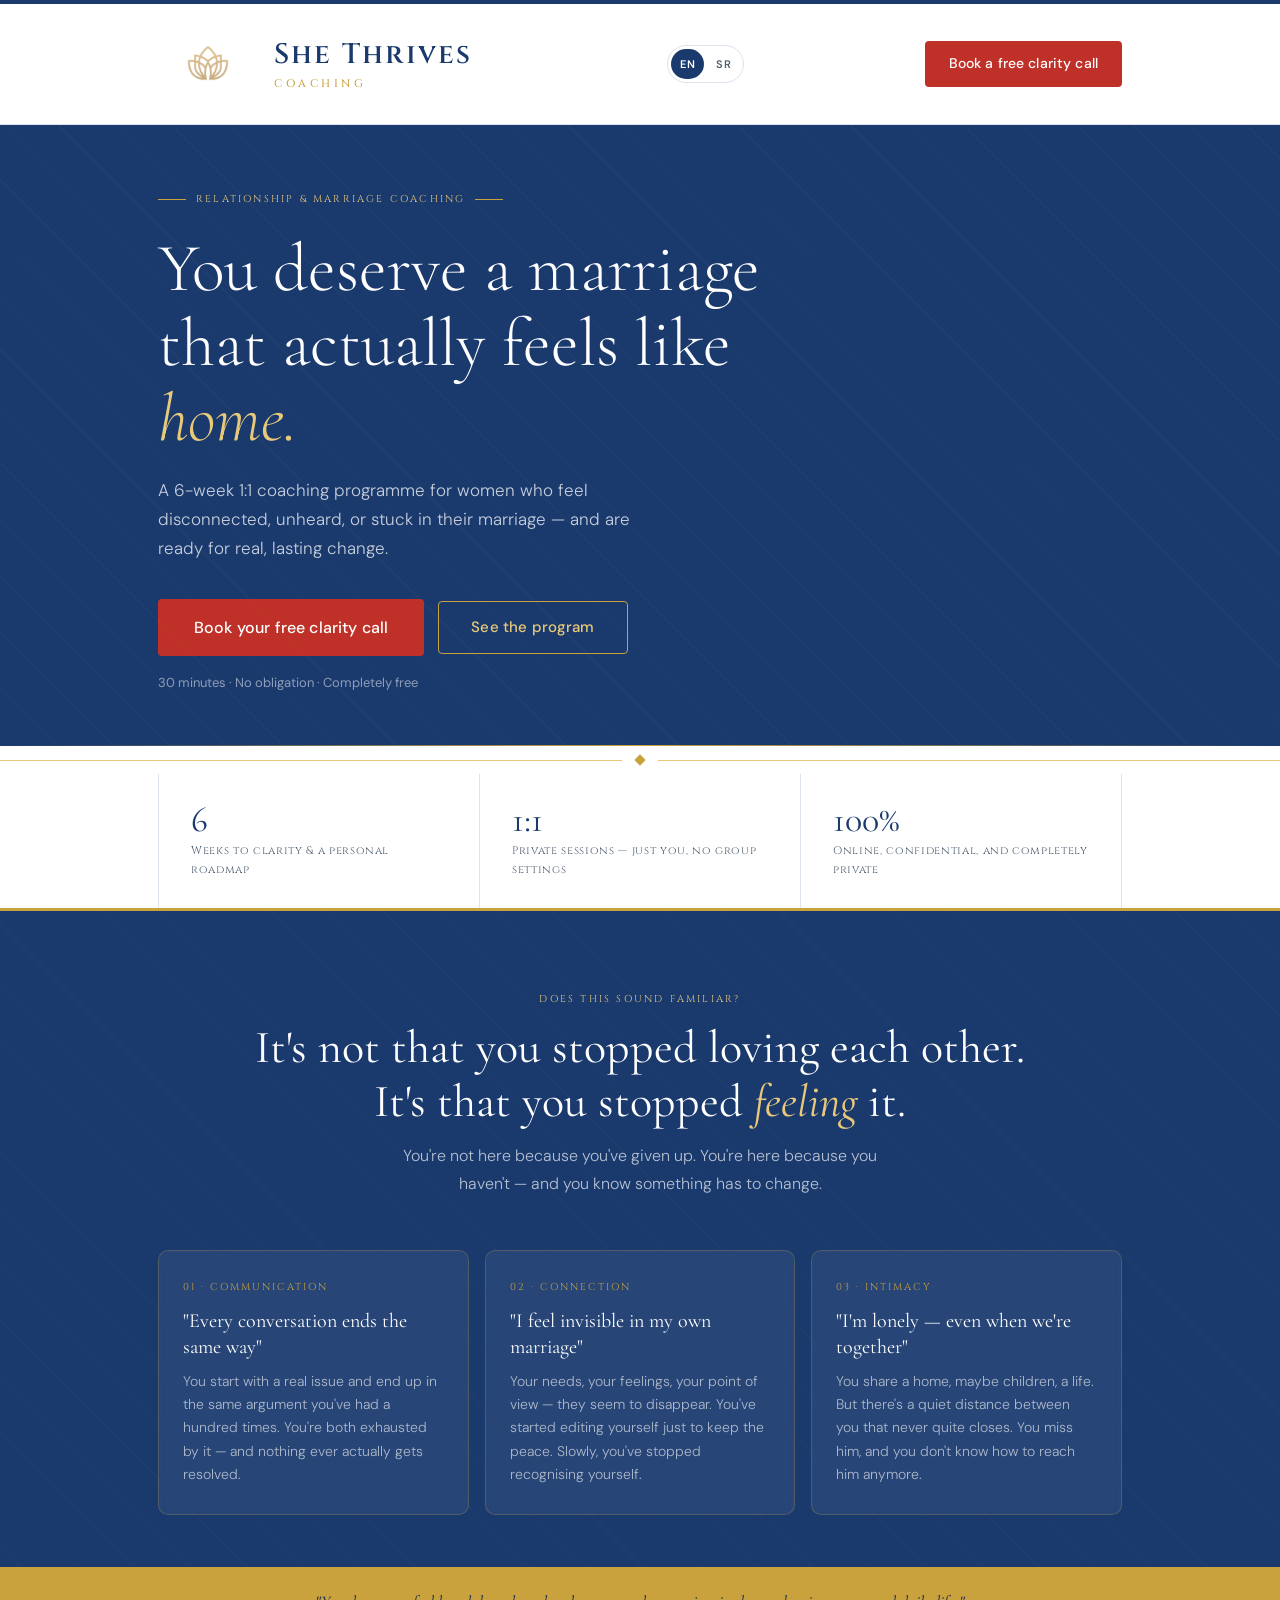
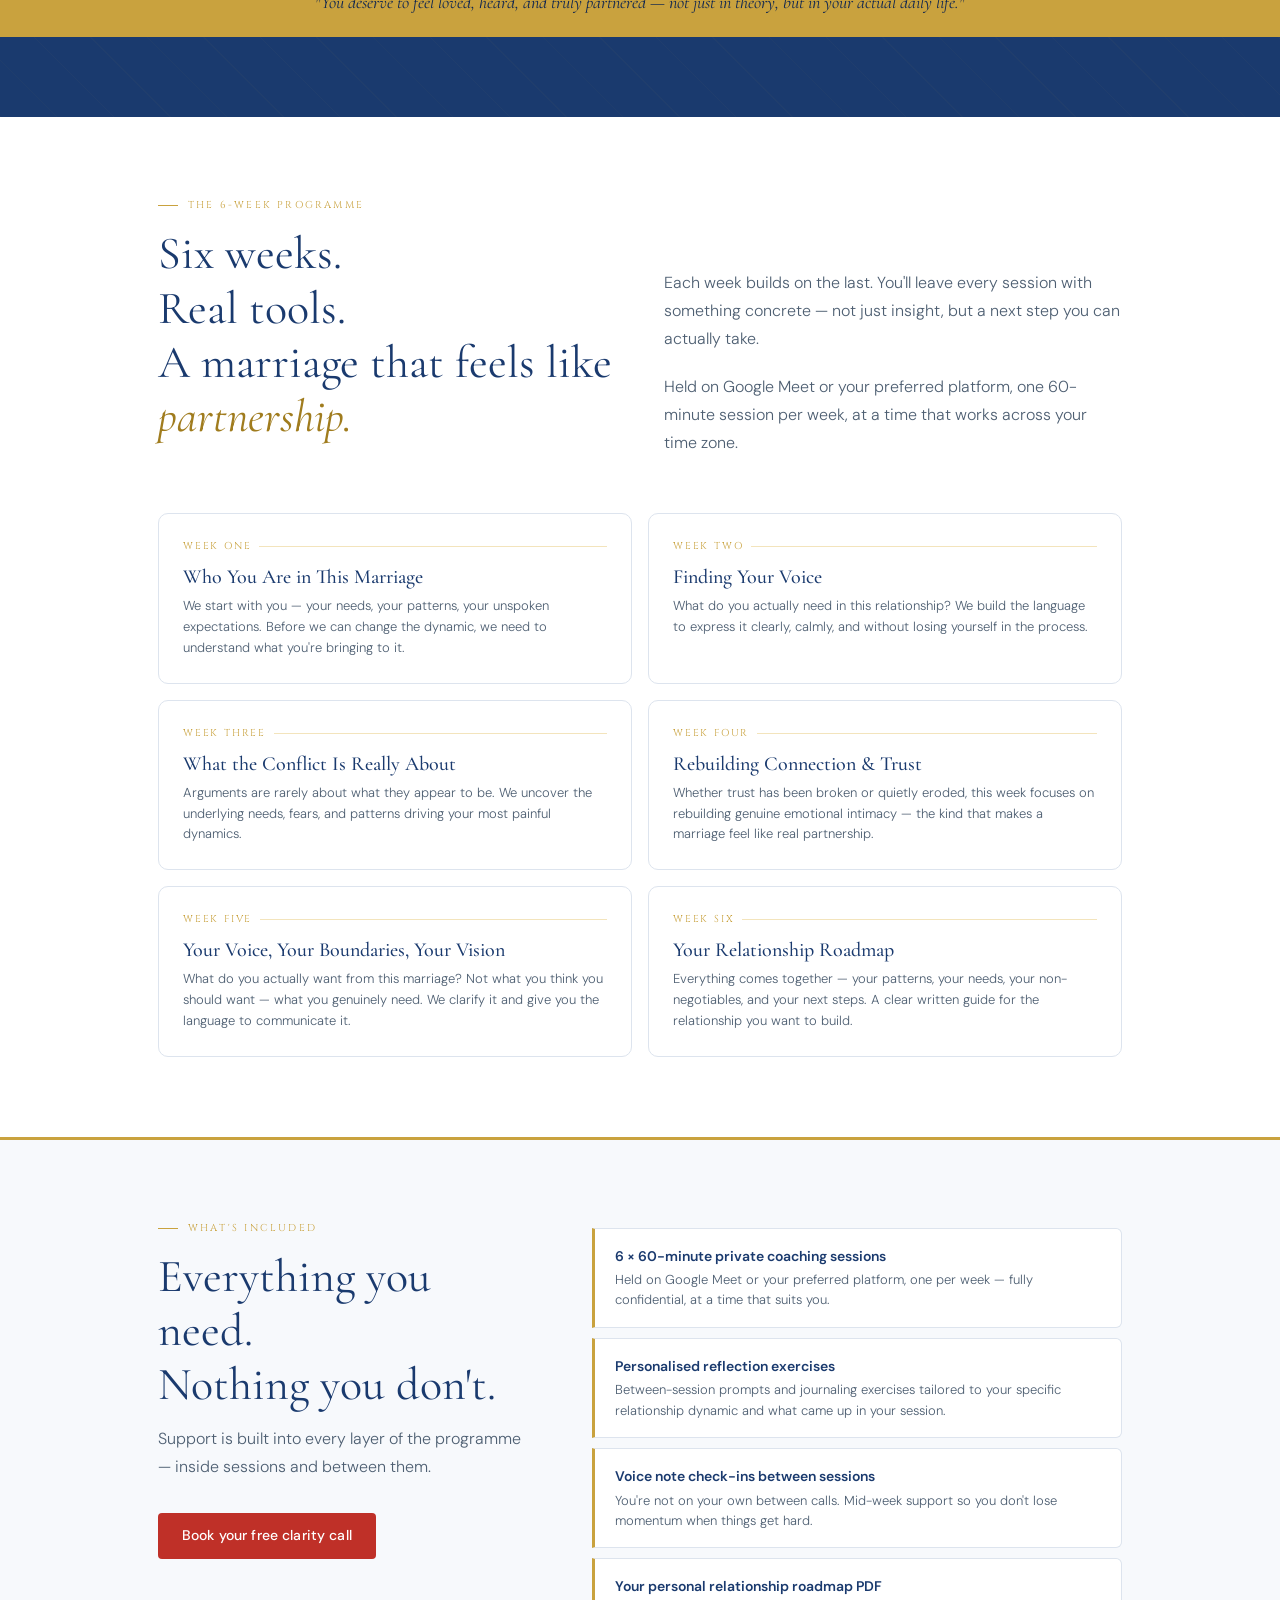
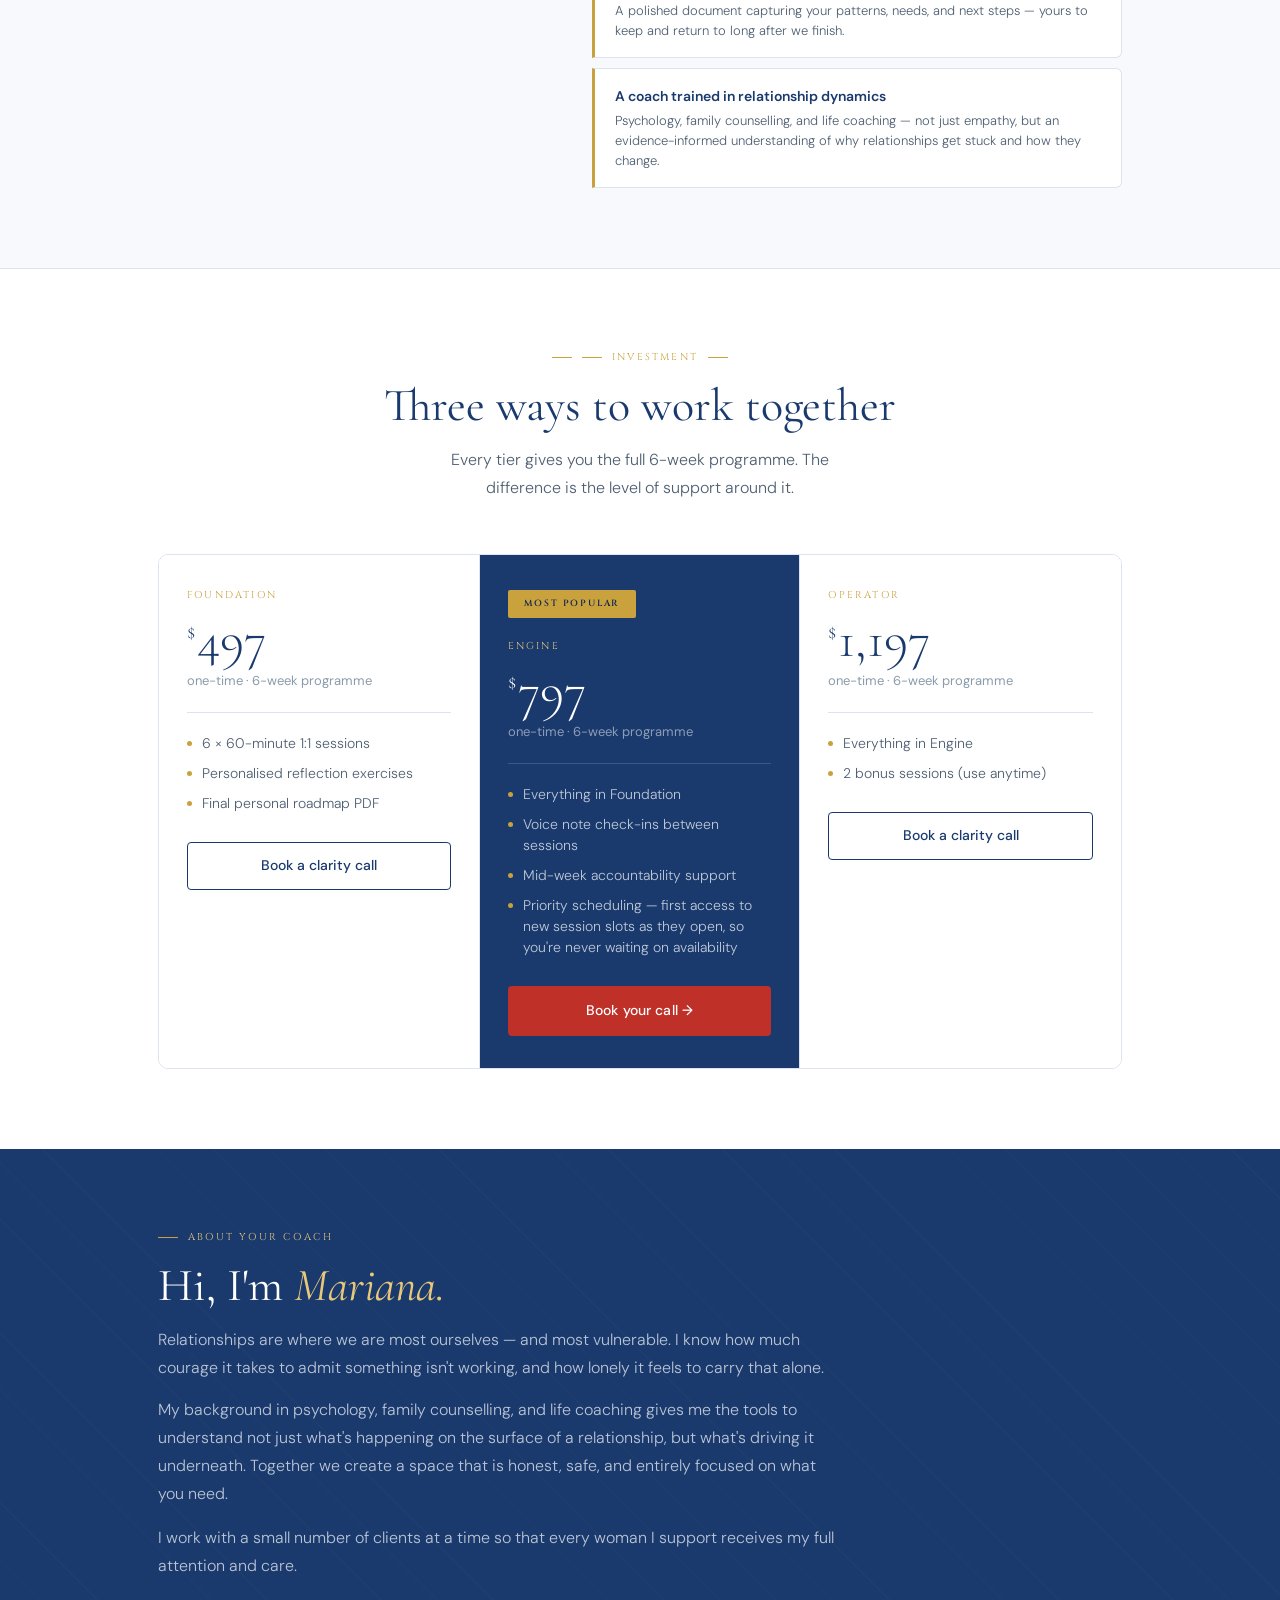
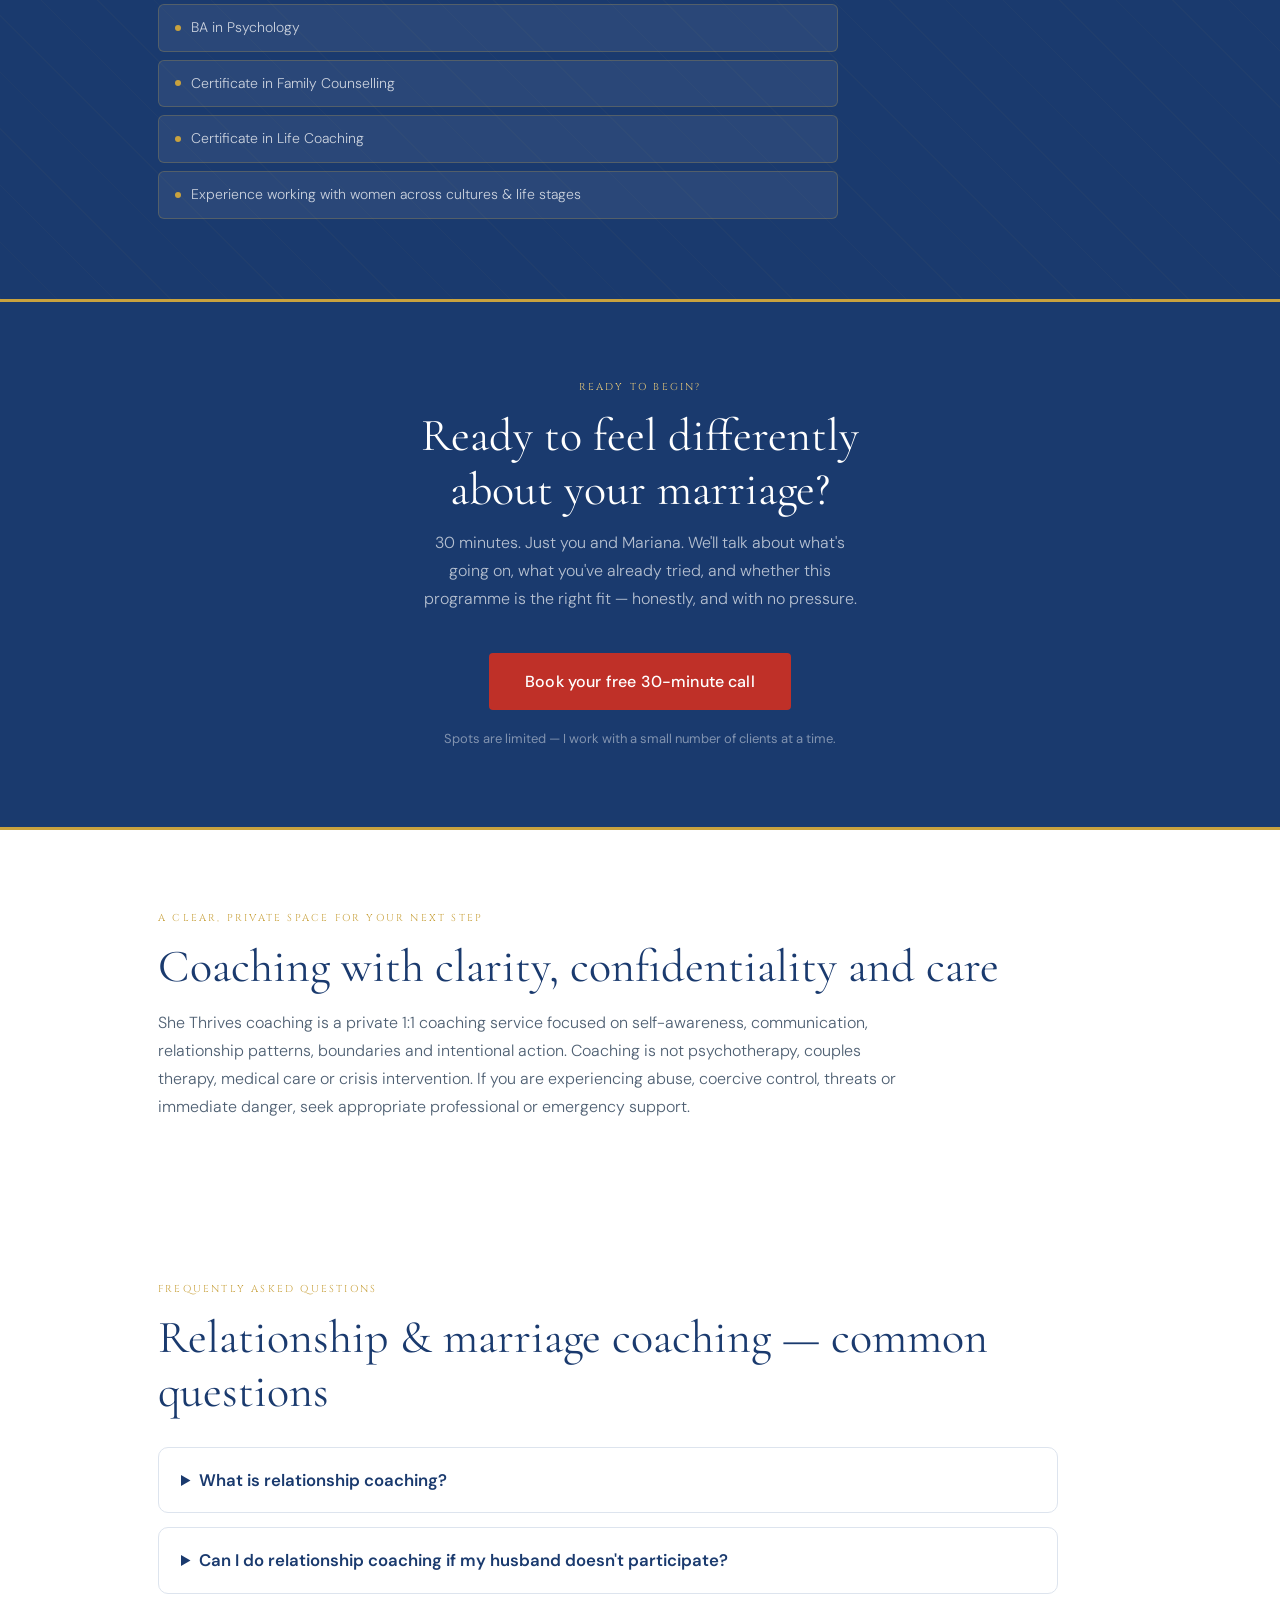
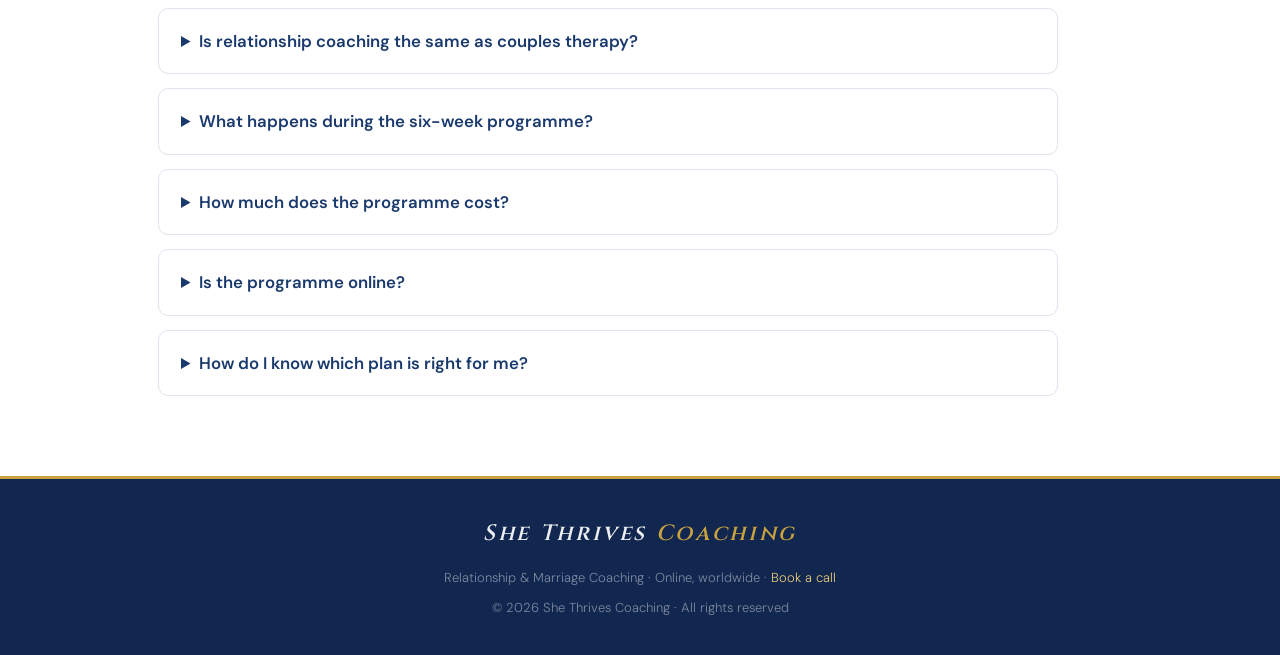
<file: index.html>
<!DOCTYPE html>
<!DOCTYPE html>

<html lang="en">
<head><meta charset="utf-8"/><meta content="width=device-width, initial-scale=1.0" name="viewport"/>


<link href="https://fonts.googleapis.com/css2?family=Cinzel:wght@400;500;600&amp;family=Cormorant+Garamond:ital,wght@0,300;0,400;0,500;1,300;1,400;1,500&amp;family=DM+Sans:wght@300;400;500;600&amp;display=swap" rel="stylesheet"/>
<style>
*,*::before,*::after{box-sizing:border-box;margin:0;padding:0}
:root{
  --white:#FFFFFF;
  --off-white:#F7F9FC;
  --blue:#1A3A6E;
  --blue-deep:#112750;
  --blue-mid:#2A5298;
  --blue-pale:rgba(26,58,110,0.06);
  --gold:#C9A23E;
  --gold-dark:#A07C1E;
  --gold-light:#E8C97A;
  --gold-pale:rgba(201,162,62,0.12);
  --red:#BF3028;
  --red-dark:#982620;
  --text:#0F1B2D;
  --text-mid:#4E5F72;
  --text-dim:#8A9BAB;
  --border:#DDE4EE;
  --serif:'Cormorant Garamond',Georgia,serif;
  --cinzel:'Cinzel','Trajan Pro',Georgia,serif;
  --sans:'DM Sans',system-ui,sans-serif;
  --r:10px;--r-sm:6px;
}
html{scroll-behavior:smooth}
body{background:var(--white);color:var(--text);font-family:var(--sans);font-size:16px;line-height:1.7;-webkit-font-smoothing:antialiased}

/* ── LAYOUT ── */
.wrap{max-width:1020px;margin:0 auto;padding:0 28px}
.wrap-narrow{max-width:680px;margin:0 auto;padding:0 28px}

/* ── ORNAMENT DIVIDER ── */
.ornament{display:flex;align-items:center;justify-content:center;gap:0;margin:0;height:28px;overflow:hidden}
.ornament::before,.ornament::after{content:'';flex:1;height:1px;background:var(--gold-light)}
.ornament-diamond{width:8px;height:8px;background:var(--gold);transform:rotate(45deg);flex-shrink:0;margin:0 14px}

/* ── NAV ── */
nav{background:var(--white);border-bottom:1px solid var(--border);padding:0;position:sticky;top:0;z-index:100}
.nav-band{background:var(--blue);height:4px}
.nav-inner{display:flex;align-items:center;justify-content:space-between;padding:10px 0}
.nav-logo{display:flex;align-items:center;gap:16px;text-decoration:none}
.nav-logo svg{height:42px;width:auto;flex-shrink:0}
.nav-logo-text{line-height:1.2}
.nav-logo-name{font-family:var(--cinzel);font-size:28px;font-style:normal;font-weight:600;color:var(--blue);display:block;letter-spacing:0.08em;-webkit-font-smoothing:antialiased}
.nav-logo-sub{font-family:var(--cinzel);font-size:11px;font-weight:500;letter-spacing:0.32em;text-transform:uppercase;color:var(--gold);display:block;margin-top:5px;-webkit-font-smoothing:antialiased}
.btn-red{background:var(--red);color:#fff;font-family:var(--sans);font-size:14px;font-weight:500;padding:11px 24px;border-radius:4px;border:none;cursor:pointer;text-decoration:none;display:inline-block;transition:background 0.18s,transform 0.18s;letter-spacing:0.01em}
.btn-red:hover{background:var(--red-dark);transform:translateY(-1px)}
.btn-red-lg{background:var(--red);color:#fff;font-family:var(--sans);font-size:16px;font-weight:500;padding:15px 36px;border-radius:4px;border:none;cursor:pointer;text-decoration:none;display:inline-block;transition:background 0.18s,transform 0.18s,box-shadow 0.18s;letter-spacing:0.01em}
.btn-red-lg:hover{background:var(--red-dark);transform:translateY(-1px);box-shadow:0 6px 20px rgba(191,48,40,0.3)}
.btn-outline-gold{background:transparent;color:var(--gold-light);font-family:var(--sans);font-size:15px;font-weight:500;padding:13px 32px;border-radius:4px;border:1.5px solid var(--gold);cursor:pointer;text-decoration:none;display:inline-block;transition:all 0.18s;letter-spacing:0.01em}
.btn-outline-gold:hover{background:var(--gold-pale);border-color:var(--gold-light)}
.btn-outline-blue{background:transparent;color:var(--blue);font-family:var(--sans);font-size:14px;font-weight:500;padding:11px 22px;border-radius:4px;border:1.5px solid var(--blue);cursor:pointer;text-decoration:none;display:inline-block;transition:all 0.18s}
.btn-outline-blue:hover{background:var(--blue-pale)}

/* ── HERO ── */
.hero{background:var(--white);padding:0 0 80px}
.hero-banner{background:var(--blue);padding:56px 0 52px;position:relative;overflow:hidden}
.hero-banner::before{content:'';position:absolute;inset:0;background:repeating-linear-gradient(45deg,rgba(201,162,62,0.04) 0px,rgba(201,162,62,0.04) 1px,transparent 1px,transparent 40px);pointer-events:none}
.hero-banner::after{content:'';position:absolute;bottom:0;left:0;right:0;height:1px;background:linear-gradient(90deg,transparent,var(--gold),transparent);pointer-events:none}
.hero-eyebrow{display:inline-flex;align-items:center;gap:10px;font-family:var(--cinzel);font-size:10px;font-weight:400;letter-spacing:0.22em;text-transform:uppercase;color:var(--gold-light);margin-bottom:24px}
.hero-eyebrow::before,.hero-eyebrow::after{content:'';width:28px;height:1px;background:var(--gold)}
.hero-banner h1{font-family:var(--serif);font-size:clamp(36px,5.5vw,68px);font-weight:300;line-height:1.1;color:#fff;margin-bottom:20px;max-width:720px}
.hero-banner h1 em{font-style:italic;color:var(--gold-light)}
.hero-banner .sub{font-size:17px;color:rgba(255,255,255,0.75);max-width:500px;line-height:1.7;font-weight:300;margin-bottom:36px}
.hero-btns{display:flex;gap:14px;flex-wrap:wrap;align-items:center}
.hero-note{font-size:13px;color:rgba(255,255,255,0.5);margin-top:16px}
.hero-stats{background:var(--white);border-bottom:3px solid var(--gold);padding:0}
.stats-inner{display:grid;grid-template-columns:repeat(3,1fr);border-left:1px solid var(--border)}
.stat-block{padding:28px 32px;border-right:1px solid var(--border)}
.stat-number{font-family:var(--serif);font-size:36px;font-weight:400;color:var(--blue);line-height:1;margin-bottom:4px}
.stat-label{font-family:var(--cinzel);font-size:11px;color:var(--text-mid);font-weight:400;letter-spacing:0.06em}

/* ── SECTION SHARED ── */
section{padding:80px 0}
.s-label{font-family:var(--cinzel);font-size:10px;font-weight:400;letter-spacing:0.22em;text-transform:uppercase;color:var(--gold);margin-bottom:12px;display:flex;align-items:center;gap:10px}
.s-label::before{content:'';width:20px;height:1px;background:var(--gold)}
.s-title{font-family:var(--serif);font-size:clamp(28px,4vw,46px);font-weight:400;line-height:1.18;color:var(--blue);margin-bottom:14px}
.s-title em{font-style:italic;color:var(--gold-dark)}
.s-body{font-size:16px;color:var(--text-mid);line-height:1.75;font-weight:300}

/* ── PAIN — dark blue banner section ── */
.pain-section{background:var(--blue);padding:80px 0;position:relative;overflow:hidden}
.pain-section::before{content:'';position:absolute;inset:0;background:repeating-linear-gradient(45deg,rgba(201,162,62,0.03) 0px,rgba(201,162,62,0.03) 1px,transparent 1px,transparent 40px)}
.pain-section .ornament::before,.pain-section .ornament::after{background:rgba(201,162,62,0.4)}
.pain-header{text-align:center;margin-bottom:52px}
.pain-section .s-label{color:var(--gold-light);justify-content:center}
.pain-section .s-label::before{display:none}
.pain-section .s-title{color:#fff}
.pain-section .s-title em{color:var(--gold-light)}
.pain-section .s-body{color:rgba(255,255,255,0.68);max-width:480px;margin:0 auto}
.pain-grid{display:grid;grid-template-columns:repeat(3,1fr);gap:16px}
.pain-card{background:rgba(255,255,255,0.06);border:1px solid rgba(201,162,62,0.25);border-radius:var(--r);padding:28px 24px;backdrop-filter:blur(4px)}
.pain-card .pain-num{font-family:var(--cinzel);font-size:10px;font-style:normal;color:var(--gold);margin-bottom:12px;display:block;letter-spacing:0.2em;text-transform:uppercase}
.pain-card h3{font-family:var(--serif);font-size:20px;font-weight:400;color:#fff;margin-bottom:10px;line-height:1.3}
.pain-card p{font-size:14px;color:rgba(255,255,255,0.62);line-height:1.65;font-weight:300}
.pain-footer-strip{background:var(--gold);padding:20px 0;text-align:center}
.pain-footer-strip p{font-family:var(--serif);font-size:18px;font-style:italic;color:var(--blue-deep)}

/* ── HOW IT WORKS ── */
.works-section{background:var(--white)}
.works-header{display:grid;grid-template-columns:1fr 1fr;gap:48px;align-items:end;margin-bottom:56px}
.weeks-grid{display:grid;grid-template-columns:1fr 1fr;gap:16px}
.week-card{border:1px solid var(--border);border-radius:var(--r);padding:24px;background:var(--white);transition:border-color 0.2s,box-shadow 0.2s}
.week-card:hover{border-color:var(--gold-light);box-shadow:0 4px 20px rgba(201,162,62,0.1)}
.week-card-num{font-family:var(--cinzel);font-size:10px;font-weight:400;letter-spacing:0.18em;text-transform:uppercase;color:var(--gold);margin-bottom:10px;display:flex;align-items:center;gap:8px}
.week-card-num::after{content:'';flex:1;height:1px;background:var(--gold-light);opacity:0.5}
.week-card h3{font-family:var(--serif);font-size:20px;font-weight:500;color:var(--blue);margin-bottom:6px;line-height:1.25}
.week-card p{font-size:13px;color:var(--text-mid);line-height:1.6;font-weight:300}

/* ── WHAT YOU GET ── */
.gets-section{background:var(--off-white);border-top:3px solid var(--gold);border-bottom:1px solid var(--border)}
.gets-inner{display:grid;grid-template-columns:1fr 1.4fr;gap:56px;align-items:start}
.gets-grid{display:flex;flex-direction:column;gap:10px;margin-top:8px}
.get-item{background:var(--white);border:1px solid var(--border);border-left:3px solid var(--gold);border-radius:0 var(--r-sm) var(--r-sm) 0;padding:16px 20px;display:flex;gap:14px;align-items:flex-start}
.get-item h4{font-size:14px;font-weight:600;color:var(--blue);margin-bottom:2px}
.get-item p{font-size:13px;color:var(--text-mid);line-height:1.55;font-weight:300}

/* ── PRICING ── */
.pricing-section{background:var(--white)}
.pricing-header{text-align:center;margin-bottom:52px}
.pricing-grid{display:grid;grid-template-columns:repeat(3,1fr);gap:0;border:1px solid var(--border);border-radius:var(--r);overflow:hidden}
.pricing-card{padding:32px 28px;border-right:1px solid var(--border);background:var(--white)}
.pricing-card:last-child{border-right:none}
.pricing-card.featured{background:var(--blue);position:relative}
.featured-badge{background:var(--gold);color:var(--blue-deep);font-family:var(--cinzel);font-size:9px;font-weight:600;letter-spacing:0.2em;text-transform:uppercase;padding:6px 16px;display:inline-block;margin-bottom:20px;border-radius:2px}
.pricing-tier{font-family:var(--cinzel);font-size:10px;font-weight:400;letter-spacing:0.22em;text-transform:uppercase;color:var(--gold);margin-bottom:10px;display:block}
.pricing-card.featured .pricing-tier{color:var(--gold-light)}
.pricing-price{font-family:var(--serif);font-size:52px;font-weight:300;color:var(--blue);line-height:1;margin-bottom:4px}
.pricing-card.featured .pricing-price{color:#fff}
.pricing-price span{font-size:24px;vertical-align:super;font-size:20px;margin-right:2px}
.pricing-period{font-size:13px;color:var(--text-dim);margin-bottom:20px;border-bottom:1px solid var(--border);padding-bottom:20px}
.pricing-card.featured .pricing-period{color:rgba(255,255,255,0.5);border-color:rgba(255,255,255,0.15)}
.pricing-features{list-style:none;display:flex;flex-direction:column;gap:9px;margin-bottom:28px}
.pricing-features li{font-size:14px;color:var(--text-mid);display:flex;gap:10px;align-items:flex-start;font-weight:300;line-height:1.5}
.pricing-card.featured .pricing-features li{color:rgba(255,255,255,0.72)}
.pricing-features li::before{content:'';width:5px;height:5px;background:var(--gold);border-radius:50%;flex-shrink:0;margin-top:8px}
.pricing-card .btn-red,.pricing-card .btn-red-lg{width:100%;text-align:center;display:block;padding:13px}
.pricing-card .btn-outline-blue{width:100%;text-align:center;display:block}

/* ── ABOUT ── */
.about-section{background:var(--blue);padding:80px 0;position:relative;overflow:hidden}
.about-section::before{content:'';position:absolute;inset:0;background:repeating-linear-gradient(45deg,rgba(201,162,62,0.03) 0px,rgba(201,162,62,0.03) 1px,transparent 1px,transparent 40px)}
.about-inner{display:grid;grid-template-columns:1fr;gap:0;align-items:center;position:relative;z-index:1;max-width:680px}
.about-portrait{border:2px solid var(--gold);border-radius:var(--r);aspect-ratio:4/5;display:flex;align-items:center;justify-content:center;background:rgba(255,255,255,0.05);position:relative;overflow:hidden}
.about-portrait::after{content:'';position:absolute;bottom:0;left:0;right:0;height:3px;background:var(--gold)}
.about-portrait p{font-family:var(--serif);font-style:italic;font-size:15px;color:rgba(255,255,255,0.4);text-align:center;padding:24px}
.about-section .s-label{color:var(--gold-light)}
.about-section .s-label::before{background:var(--gold)}
.about-section .s-title{color:#fff}
.about-section .s-title em{color:var(--gold-light)}
.about-section .s-body{color:rgba(255,255,255,0.7);margin-bottom:16px}
.creds-list{display:flex;flex-direction:column;gap:8px;margin-top:24px}
.cred-item{background:rgba(255,255,255,0.07);border:1px solid rgba(201,162,62,0.25);border-radius:var(--r-sm);padding:11px 16px;font-size:14px;color:rgba(255,255,255,0.75);font-weight:300;display:flex;align-items:center;gap:10px}
.cred-dot{width:6px;height:6px;background:var(--gold);border-radius:50%;flex-shrink:0}

/* ── TESTIMONIAL ── */
.testimonial-section{background:var(--off-white);border-top:1px solid var(--border);border-bottom:1px solid var(--border);padding:64px 0;text-align:center}
.t-stars{display:flex;justify-content:center;gap:4px;margin-bottom:20px}
.t-star{color:var(--gold);font-size:20px}
.t-quote{font-family:var(--serif);font-size:clamp(20px,3vw,30px);font-style:italic;font-weight:300;color:var(--blue);line-height:1.5;max-width:640px;margin:0 auto 18px}
.t-attr{font-size:13px;color:var(--text-dim);letter-spacing:0.05em}

/* ── CTA BANNER ── */
.cta-section{background:var(--blue);padding:80px 0;text-align:center;position:relative;overflow:hidden}
.cta-section::before{content:'';position:absolute;top:0;left:0;right:0;height:3px;background:var(--gold)}
.cta-section::after{content:'';position:absolute;bottom:0;left:0;right:0;height:3px;background:var(--gold)}
.cta-section .s-label{color:var(--gold-light);justify-content:center}
.cta-section .s-label::before{display:none}
.cta-section .s-title{color:#fff;margin-bottom:12px}
.cta-section .s-body{color:rgba(255,255,255,0.68);max-width:440px;margin:0 auto 40px}
.cta-note{color:rgba(255,255,255,0.45);font-size:13px;margin-top:18px}

/* ── FOOTER ── */
footer{background:var(--blue-deep);border-top:3px solid var(--gold);padding:36px 0;text-align:center}
footer p{font-size:13px;color:rgba(255,255,255,0.45);font-weight:300}
footer a{color:var(--gold-light);text-decoration:none}
.footer-logo{font-family:var(--serif);font-size:20px;font-style:italic;color:rgba(255,255,255,0.8);margin-bottom:12px}
.footer-logo span{color:var(--gold)}

/* ── RESPONSIVE ── */
@media(max-width:820px){
  .pain-grid{grid-template-columns:1fr}
  .pricing-grid{grid-template-columns:1fr;border-radius:var(--r)}
  .pricing-card{border-right:none;border-bottom:1px solid var(--border)}
  .pricing-card:last-child{border-bottom:none}
  .gets-inner{grid-template-columns:1fr}
  .about-inner{grid-template-columns:1fr}
  .works-header{grid-template-columns:1fr}
  .weeks-grid{grid-template-columns:1fr}
  .stats-inner{grid-template-columns:1fr}
  .stat-block{border-right:none;border-bottom:1px solid var(--border);padding:20px 24px}
  section{padding:60px 0}
}
@media(max-width:480px){
  .wrap,.wrap-narrow{padding:0 18px}
  .hero-btns{flex-direction:column}
  .btn-red-lg,.btn-outline-gold{width:100%;text-align:center}
}

/* ── FADE IN ── */
@media(prefers-reduced-motion:no-preference){
  .fi{opacity:0;transform:translateY(16px);transition:opacity 0.55s ease,transform 0.55s ease}
  .fi.on{opacity:1;transform:none}
}

.lang-switcher{display:flex;align-items:center;gap:3px;margin-left:14px;border:1px solid var(--border);border-radius:999px;padding:3px;background:var(--white)}
.lang-btn{border:0;background:transparent;color:var(--text-mid);font-family:var(--sans);font-size:11px;font-weight:600;letter-spacing:.04em;padding:6px 9px;border-radius:999px;cursor:pointer;transition:all .18s}
.lang-btn.active{background:var(--blue);color:#fff}.lang-btn:hover:not(.active){background:var(--blue-pale);color:var(--blue)}
@media(max-width:480px){.nav-inner{gap:8px}.lang-switcher{margin-left:0}.lang-btn{padding:6px 7px}.nav-logo-text{display:none}.nav-logo img{height:52px!important}}
</style>
<style>.faq-grid{display:grid;gap:14px;max-width:900px;margin-top:28px}.faq-item{border:1px solid var(--border);border-radius:var(--r);padding:18px 22px;background:var(--white)}.faq-item summary{cursor:pointer;font-weight:600;color:var(--blue);font-size:1.05rem}.faq-item p{margin-top:12px}</style><title>Relationship &amp; Marriage Coaching for Women | She Thrives Coaching</title><meta content="1:1 relationship and marriage coaching for women who feel disconnected, unheard, or stuck in their marriage. A structured 6-week online programme focused on communication, connection, boundaries and clarity." name="description"/><meta content="Mariana — She Thrives Coaching" name="author"/><meta content="index,follow,max-image-preview:large,max-snippet:-1,max-video-preview:-1" name="robots"/><meta content="#1A3A6E" name="theme-color"/><link href="https://shethrivescoach.com/" rel="canonical"/><link href="https://shethrivescoach.com/" hreflang="en" rel="alternate"/><link href="https://shethrivescoach.com/sr/" hreflang="sr" rel="alternate"/><link href="https://shethrivescoach.com/" hreflang="x-default" rel="alternate"/><link href="/assets/favicon.png" rel="icon" type="image/png"/><meta content="website" property="og:type"/><meta content="She Thrives Coaching" property="og:site_name"/><meta content="Relationship &amp; Marriage Coaching for Women | She Thrives Coaching" property="og:title"/><meta content="1:1 relationship and marriage coaching for women who feel disconnected, unheard, or stuck in their marriage. A structured 6-week online programme focused on communication, connection, boundaries and clarity." property="og:description"/><meta content="https://shethrivescoach.com/" property="og:url"/><meta content="https://shethrivescoach.com/assets/og-image.jpg" property="og:image"/><meta content="en_GB" property="og:locale"/><meta content="sr_RS" property="og:locale:alternate"/><meta content="summary_large_image" name="twitter:card"/><meta content="Relationship &amp; Marriage Coaching for Women | She Thrives Coaching" name="twitter:title"/><meta content="1:1 relationship and marriage coaching for women who feel disconnected, unheard, or stuck in their marriage. A structured 6-week online programme focused on communication, connection, boundaries and clarity." name="twitter:description"/><meta content="https://shethrivescoach.com/assets/og-image.jpg" name="twitter:image"/><script type="application/ld+json">{
  "@context": "https://schema.org",
  "@graph": [
    {
      "@type": "Organization",
      "@id": "https://shethrivescoach.com/#organization",
      "name": "She Thrives Coaching",
      "url": "https://shethrivescoach.com/",
      "description": "Online relationship and marriage coaching for women.",
      "founder": {
        "@id": "https://shethrivescoach.com/#mariana"
      }
    },
    {
      "@type": "WebSite",
      "@id": "https://shethrivescoach.com/#website",
      "url": "https://shethrivescoach.com/",
      "name": "She Thrives Coaching",
      "inLanguage": "en",
      "publisher": {
        "@id": "https://shethrivescoach.com/#organization"
      }
    },
    {
      "@type": "Person",
      "@id": "https://shethrivescoach.com/#mariana",
      "name": "Mariana",
      "worksFor": {
        "@id": "https://shethrivescoach.com/#organization"
      }
    },
    {
      "@type": "Service",
      "@id": "https://shethrivescoach.com/#service",
      "name": "Relationship & Marriage Coaching",
      "serviceType": "Relationship and marriage coaching",
      "provider": {
        "@id": "https://shethrivescoach.com/#organization"
      },
      "areaServed": "Worldwide",
      "url": "https://shethrivescoach.com/"
    },
    {
      "@type": "FAQPage",
      "@id": "https://shethrivescoach.com/#faq",
      "mainEntity": [
        {
          "@type": "Question",
          "name": "What is relationship coaching?",
          "acceptedAnswer": {
            "@type": "Answer",
            "text": "Relationship coaching helps you understand relationship patterns, communicate more clearly, identify your needs and boundaries, and decide what you want to do next."
          }
        },
        {
          "@type": "Question",
          "name": "Can I do relationship coaching if my husband doesn't participate?",
          "acceptedAnswer": {
            "@type": "Answer",
            "text": "Yes. She Thrives is a 1:1 programme for women. The work focuses on what you can understand, communicate, change and choose."
          }
        },
        {
          "@type": "Question",
          "name": "Is relationship coaching the same as couples therapy?",
          "acceptedAnswer": {
            "@type": "Answer",
            "text": "No. Relationship coaching and therapy are different services. She Thrives focuses on coaching, reflection, communication, relationship patterns, boundaries and intentional action."
          }
        },
        {
          "@type": "Question",
          "name": "What happens during the six-week programme?",
          "acceptedAnswer": {
            "@type": "Answer",
            "text": "Each week focuses on a different part of the relationship journey, from understanding patterns and communication to conflict, connection, boundaries, vision and a final Relationship Roadmap."
          }
        },
        {
          "@type": "Question",
          "name": "How much does the programme cost?",
          "acceptedAnswer": {
            "@type": "Answer",
            "text": "Foundation is $497, Engine is $797 and Operator is $1,197."
          }
        },
        {
          "@type": "Question",
          "name": "Is the programme online?",
          "acceptedAnswer": {
            "@type": "Answer",
            "text": "Yes. Sessions are private and conducted online."
          }
        },
        {
          "@type": "Question",
          "name": "How do I know which plan is right for me?",
          "acceptedAnswer": {
            "@type": "Answer",
            "text": "The free 30-minute clarity call is designed to help determine whether the programme is appropriate and which level of support best fits your needs."
          }
        }
      ]
    }
  ]
}</script><style>
.section{padding:80px 0}.eyebrow{font-family:var(--cinzel);font-size:10px;letter-spacing:.22em;text-transform:uppercase;color:var(--gold);margin-bottom:12px;display:block}.section .s-title{margin-bottom:16px}.section .s-body{max-width:760px}.faq-grid{display:grid;gap:14px;max-width:900px;margin-top:28px}.faq-item{border:1px solid var(--border);border-radius:var(--r);padding:18px 22px;background:var(--white)}.faq-item summary{cursor:pointer;font-weight:600;color:var(--blue);font-size:1.05rem}.faq-item p{margin-top:12px}.lang-switcher{display:flex;align-items:center;gap:3px;margin-left:14px;border:1px solid var(--border);border-radius:999px;padding:3px;background:var(--white)}.lang-btn{border:0;background:transparent;color:var(--text-mid);font-family:var(--sans);font-size:11px;font-weight:600;letter-spacing:.04em;padding:6px 9px;border-radius:999px;cursor:pointer;transition:all .18s;text-decoration:none}.lang-btn.active{background:var(--blue);color:#fff}.lang-btn:hover:not(.active){background:var(--blue-pale);color:var(--blue)}@media(max-width:480px){.lang-switcher{margin-left:0}.lang-btn{padding:6px 7px}}
</style></head>
<body>
<nav>
<div class="nav-band"></div>
<div class="wrap">
<div class="nav-inner">
<a class="nav-logo" href="/">
<img alt="She Thrives Coaching lotus" src="/assets/she-thrives-logo.png" style="height:100px;width:auto;display:block;image-rendering:-webkit-optimize-contrast;image-rendering:crisp-edges"/>
<div class="nav-logo-text">
<span class="nav-logo-name">She Thrives</span>
<span class="nav-logo-sub">Coaching</span>
</div>
</a>
<div aria-label="Language" class="lang-switcher" role="group"><a aria-label="Switch to English" class="lang-btn active" href="/" hreflang="en">EN</a><a aria-label="Switch to Serbian" class="lang-btn" href="/sr/" hreflang="sr">SR</a></div><a class="btn-red" href="https://calendly.com/coachingshethrives" rel="noopener noreferrer" target="_blank">Book a free clarity call</a>
</div>
</div>
</nav>
<section class="hero" style="padding:0 0 0">
<div class="hero-banner">
<div class="wrap">
<div class="hero-eyebrow">Relationship &amp; Marriage Coaching</div>
<h1>You deserve a marriage that actually feels like <em>home.</em></h1>
<p class="sub">A 6-week 1:1 coaching programme for women who feel disconnected, unheard, or stuck in their marriage — and are ready for real, lasting change.</p>
<div class="hero-btns">
<a class="btn-red-lg" href="https://calendly.com/coachingshethrives" rel="noopener noreferrer" target="_blank">Book your free clarity call</a>
<a class="btn-outline-gold" href="#program">See the program</a>
</div>
<p class="hero-note">30 minutes · No obligation · Completely free</p>
</div>
</div>
<div style="background:var(--white);padding:0">
<div class="ornament" style="background:var(--white)">
<div class="ornament-diamond"></div>
</div>
</div>
<div class="hero-stats">
<div class="wrap">
<div class="stats-inner">
<div class="stat-block fi">
<div class="stat-number">6</div>
<div class="stat-label">Weeks to clarity &amp; a personal roadmap</div>
</div>
<div class="stat-block fi">
<div class="stat-number">1:1</div>
<div class="stat-label">Private sessions — just you, no group settings</div>
</div>
<div class="stat-block fi">
<div class="stat-number">100%</div>
<div class="stat-label">Online, confidential, and completely private</div>
</div>
</div>
</div>
</div>
</section>
<section class="pain-section">
<div class="wrap">
<div class="pain-header fi">
<span class="s-label">Does this sound familiar?</span>
<h2 class="s-title">It's not that you stopped loving each other.<br/>It's that you stopped <em>feeling</em> it.</h2>
<p class="s-body">You're not here because you've given up. You're here because you haven't — and you know something has to change.</p>
</div>
<div class="pain-grid">
<div class="pain-card fi">
<span class="pain-num">01 · Communication</span>
<h3>"Every conversation ends the same way"</h3>
<p>You start with a real issue and end up in the same argument you've had a hundred times. You're both exhausted by it — and nothing ever actually gets resolved.</p>
</div>
<div class="pain-card fi">
<span class="pain-num">02 · Connection</span>
<h3>"I feel invisible in my own marriage"</h3>
<p>Your needs, your feelings, your point of view — they seem to disappear. You've started editing yourself just to keep the peace. Slowly, you've stopped recognising yourself.</p>
</div>
<div class="pain-card fi">
<span class="pain-num">03 · Intimacy</span>
<h3>"I'm lonely — even when we're together"</h3>
<p>You share a home, maybe children, a life. But there's a quiet distance between you that never quite closes. You miss him, and you don't know how to reach him anymore.</p>
</div>
</div>
</div>
<div class="pain-footer-strip" style="margin-top:52px">
<div class="wrap">
<p>"You deserve to feel loved, heard, and truly partnered — not just in theory, but in your actual daily life."</p>
</div>
</div>
</section>
<section class="works-section" id="program">
<div class="wrap">
<div class="works-header">
<div class="fi">
<span class="s-label">The 6-week programme</span>
<h2 class="s-title">Six weeks.<br/>Real tools.<br/>A marriage that feels like <em>partnership.</em></h2>
</div>
<div class="fi">
<p class="s-body" style="margin-bottom:20px">Each week builds on the last. You'll leave every session with something concrete — not just insight, but a next step you can actually take.</p>
<p class="s-body">Held on Google Meet or your preferred platform, one 60-minute session per week, at a time that works across your time zone.</p>
</div>
</div>
<div class="weeks-grid">
<div class="week-card fi">
<div class="week-card-num">Week one</div>
<h3>Who You Are in This Marriage</h3>
<p>We start with you — your needs, your patterns, your unspoken expectations. Before we can change the dynamic, we need to understand what you're bringing to it.</p>
</div>
<div class="week-card fi">
<div class="week-card-num">Week two</div>
<h3>Finding Your Voice</h3>
<p>What do you actually need in this relationship? We build the language to express it clearly, calmly, and without losing yourself in the process.</p>
</div>
<div class="week-card fi">
<div class="week-card-num">Week three</div>
<h3>What the Conflict Is Really About</h3>
<p>Arguments are rarely about what they appear to be. We uncover the underlying needs, fears, and patterns driving your most painful dynamics.</p>
</div>
<div class="week-card fi">
<div class="week-card-num">Week four</div>
<h3>Rebuilding Connection &amp; Trust</h3>
<p>Whether trust has been broken or quietly eroded, this week focuses on rebuilding genuine emotional intimacy — the kind that makes a marriage feel like real partnership.</p>
</div>
<div class="week-card fi">
<div class="week-card-num">Week five</div>
<h3>Your Voice, Your Boundaries, Your Vision</h3>
<p>What do you actually want from this marriage? Not what you think you should want — what you genuinely need. We clarify it and give you the language to communicate it.</p>
</div>
<div class="week-card fi">
<div class="week-card-num">Week six</div>
<h3>Your Relationship Roadmap</h3>
<p>Everything comes together — your patterns, your needs, your non-negotiables, and your next steps. A clear written guide for the relationship you want to build.</p>
</div>
</div>
</div>
</section>
<section class="gets-section">
<div class="wrap">
<div class="gets-inner">
<div class="fi">
<span class="s-label">What's included</span>
<h2 class="s-title">Everything you need.<br/>Nothing you don't.</h2>
<p class="s-body" style="margin-top:8px">Support is built into every layer of the programme — inside sessions and between them.</p>
<div style="margin-top:32px">
<a class="btn-red" href="https://calendly.com/coachingshethrives" rel="noopener noreferrer" target="_blank">Book your free clarity call</a>
</div>
</div>
<div class="gets-grid fi">
<div class="get-item">
<div><h4>6 × 60-minute private coaching sessions</h4><p>Held on Google Meet or your preferred platform, one per week — fully confidential, at a time that suits you.</p></div>
</div>
<div class="get-item">
<div><h4>Personalised reflection exercises</h4><p>Between-session prompts and journaling exercises tailored to your specific relationship dynamic and what came up in your session.</p></div>
</div>
<div class="get-item">
<div><h4>Voice note check-ins between sessions</h4><p>You're not on your own between calls. Mid-week support so you don't lose momentum when things get hard.</p></div>
</div>
<div class="get-item">
<div><h4>Your personal relationship roadmap PDF</h4><p>A polished document capturing your patterns, needs, and next steps — yours to keep and return to long after we finish.</p></div>
</div>
<div class="get-item">
<div><h4>A coach trained in relationship dynamics</h4><p>Psychology, family counselling, and life coaching — not just empathy, but an evidence-informed understanding of why relationships get stuck and how they change.</p></div>
</div>
</div>
</div>
</div>
</section>
<section class="pricing-section" id="pricing">
<div class="wrap">
<div class="pricing-header fi">
<span class="s-label" style="justify-content:center"><span style="width:20px;height:1px;background:var(--gold);display:inline-block"></span> Investment <span style="width:20px;height:1px;background:var(--gold);display:inline-block"></span></span>
<h2 class="s-title">Three ways to work together</h2>
<p class="s-body" style="max-width:440px;margin:0 auto">Every tier gives you the full 6-week programme. The difference is the level of support around it.</p>
</div>
<div class="pricing-grid fi">
<div class="pricing-card">
<span class="pricing-tier">Foundation</span>
<div class="pricing-price"><span>$</span>497</div>
<div class="pricing-period">one-time · 6-week programme</div>
<ul class="pricing-features">
<li>6 × 60-minute 1:1 sessions</li>
<li>Personalised reflection exercises</li>
<li>Final personal roadmap PDF</li>
</ul>
<a class="btn-outline-blue" href="https://calendly.com/coachingshethrives" rel="noopener noreferrer" target="_blank">Book a clarity call</a>
</div>
<div class="pricing-card featured">
<div class="featured-badge">Most popular</div>
<span class="pricing-tier">Engine</span>
<div class="pricing-price"><span>$</span>797</div>
<div class="pricing-period">one-time · 6-week programme</div>
<ul class="pricing-features">
<li>Everything in Foundation</li>
<li>Voice note check-ins between sessions</li>
<li>Mid-week accountability support</li>
<li>Priority scheduling — first access to new session slots as they open, so you're never waiting on availability</li>
</ul>
<a class="btn-red" href="https://calendly.com/coachingshethrives" rel="noopener noreferrer" target="_blank">Book your call →</a>
</div>
<div class="pricing-card">
<span class="pricing-tier">Operator</span>
<div class="pricing-price"><span>$</span>1,197</div>
<div class="pricing-period">one-time · 6-week programme</div>
<ul class="pricing-features">
<li>Everything in Engine</li>
<li>2 bonus sessions (use anytime)</li>
</ul>
<a class="btn-outline-blue" href="https://calendly.com/coachingshethrives" rel="noopener noreferrer" target="_blank">Book a clarity call</a>
</div>
</div>
</div>
</section>
<section class="about-section">
<div class="wrap">
<div class="about-inner">
<div class="fi">
<span class="s-label">About your coach</span>
<h2 class="s-title">Hi, I'm <em>Mariana.</em></h2>
<p class="s-body" style="margin-bottom:14px">Relationships are where we are most ourselves — and most vulnerable. I know how much courage it takes to admit something isn't working, and how lonely it feels to carry that alone.</p>
<p class="s-body">My background in psychology, family counselling, and life coaching gives me the tools to understand not just what's happening on the surface of a relationship, but what's driving it underneath. Together we create a space that is honest, safe, and entirely focused on what you need.</p>
<p class="s-body">I work with a small number of clients at a time so that every woman I support receives my full attention and care.</p>
<div class="creds-list">
<div class="cred-item"><div class="cred-dot"></div>BA in Psychology</div>
<div class="cred-item"><div class="cred-dot"></div>Certificate in Family Counselling</div>
<div class="cred-item"><div class="cred-dot"></div>Certificate in Life Coaching</div>
<div class="cred-item"><div class="cred-dot"></div>Experience working with women across cultures &amp; life stages</div>
</div>
</div>
</div>
</div>
</section>

<section class="cta-section" id="book">
<div class="wrap-narrow">
<span class="s-label">Ready to begin?</span>
<h2 class="s-title">Ready to feel differently<br/>about your marriage?</h2>
<p class="s-body">30 minutes. Just you and Mariana. We'll talk about what's going on, what you've already tried, and whether this programme is the right fit — honestly, and with no pressure.</p>
<a class="btn-red-lg" href="https://calendly.com/coachingshethrives" rel="noopener noreferrer" target="_blank">Book your free 30-minute call</a>
<p class="cta-note">Spots are limited — I work with a small number of clients at a time.</p>
</div>
</section>
<section class="section fi" id="coaching-scope"><div class="wrap"><p class="eyebrow">A clear, private space for your next step</p><h2 class="s-title">Coaching with clarity, confidentiality and care</h2><p class="s-body">She Thrives coaching is a private 1:1 coaching service focused on self-awareness, communication, relationship patterns, boundaries and intentional action. Coaching is not psychotherapy, couples therapy, medical care or crisis intervention. If you are experiencing abuse, coercive control, threats or immediate danger, seek appropriate professional or emergency support.</p></div></section><section class="section fi" id="faq"><div class="wrap"><p class="eyebrow">Frequently Asked Questions</p><h2 class="s-title">Relationship &amp; marriage coaching — common questions</h2><div class="faq-grid"><details class="faq-item"><summary>What is relationship coaching?</summary><p class="s-body">Relationship coaching helps you understand relationship patterns, communicate more clearly, identify your needs and boundaries, and decide what you want to do next.</p></details><details class="faq-item"><summary>Can I do relationship coaching if my husband doesn't participate?</summary><p class="s-body">Yes. She Thrives is a 1:1 programme for women. The work focuses on what you can understand, communicate, change and choose.</p></details><details class="faq-item"><summary>Is relationship coaching the same as couples therapy?</summary><p class="s-body">No. Relationship coaching and therapy are different services. She Thrives focuses on coaching, reflection, communication, relationship patterns, boundaries and intentional action.</p></details><details class="faq-item"><summary>What happens during the six-week programme?</summary><p class="s-body">Each week focuses on a different part of the relationship journey, from understanding patterns and communication to conflict, connection, boundaries, vision and a final Relationship Roadmap.</p></details><details class="faq-item"><summary>How much does the programme cost?</summary><p class="s-body">Foundation is $497, Engine is $797 and Operator is $1,197.</p></details><details class="faq-item"><summary>Is the programme online?</summary><p class="s-body">Yes. Sessions are private and conducted online.</p></details><details class="faq-item"><summary>How do I know which plan is right for me?</summary><p class="s-body">The free 30-minute clarity call is designed to help determine whether the programme is appropriate and which level of support best fits your needs.</p></details></div></div></section><footer>
<div class="wrap">
<div class="footer-logo" style="font-family:var(--cinzel);font-size:22px;font-weight:600;letter-spacing:0.12em;color:rgba(255,255,255,0.92);margin-bottom:14px">She Thrives <span style="color:var(--gold)">Coaching</span></div>
<p>Relationship &amp; Marriage Coaching · Online, worldwide · <a href="https://calendly.com/coachingshethrives" rel="noopener noreferrer" target="_blank">Book a call</a></p>
<p style="margin-top:8px">© 2026 She Thrives Coaching · All rights reserved</p>
</div>
</footer>
<script>
const obs=new IntersectionObserver(e=>{e.forEach(x=>{if(x.isIntersecting)x.target.classList.add('on')})},{threshold:0.1});
document.querySelectorAll('.fi').forEach(el=>obs.observe(el));
</script>
</body>
</html>
</file>
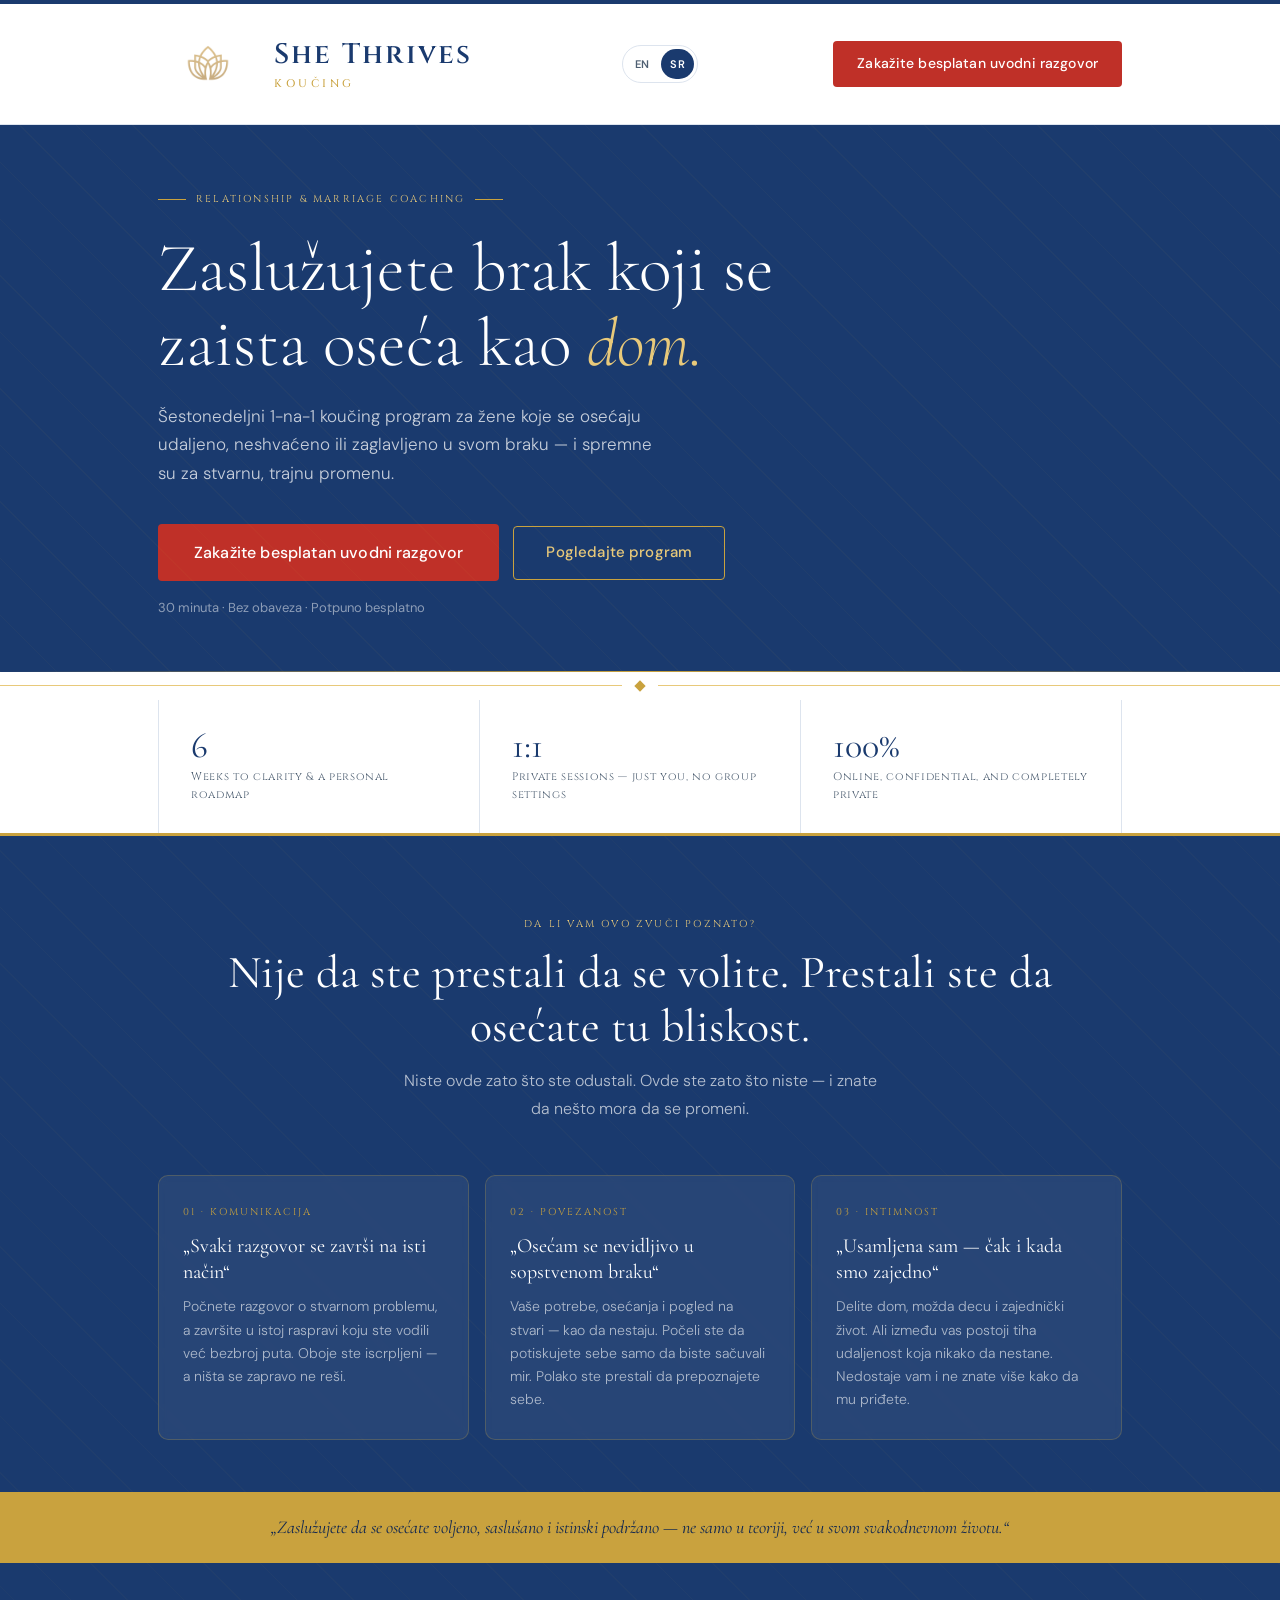
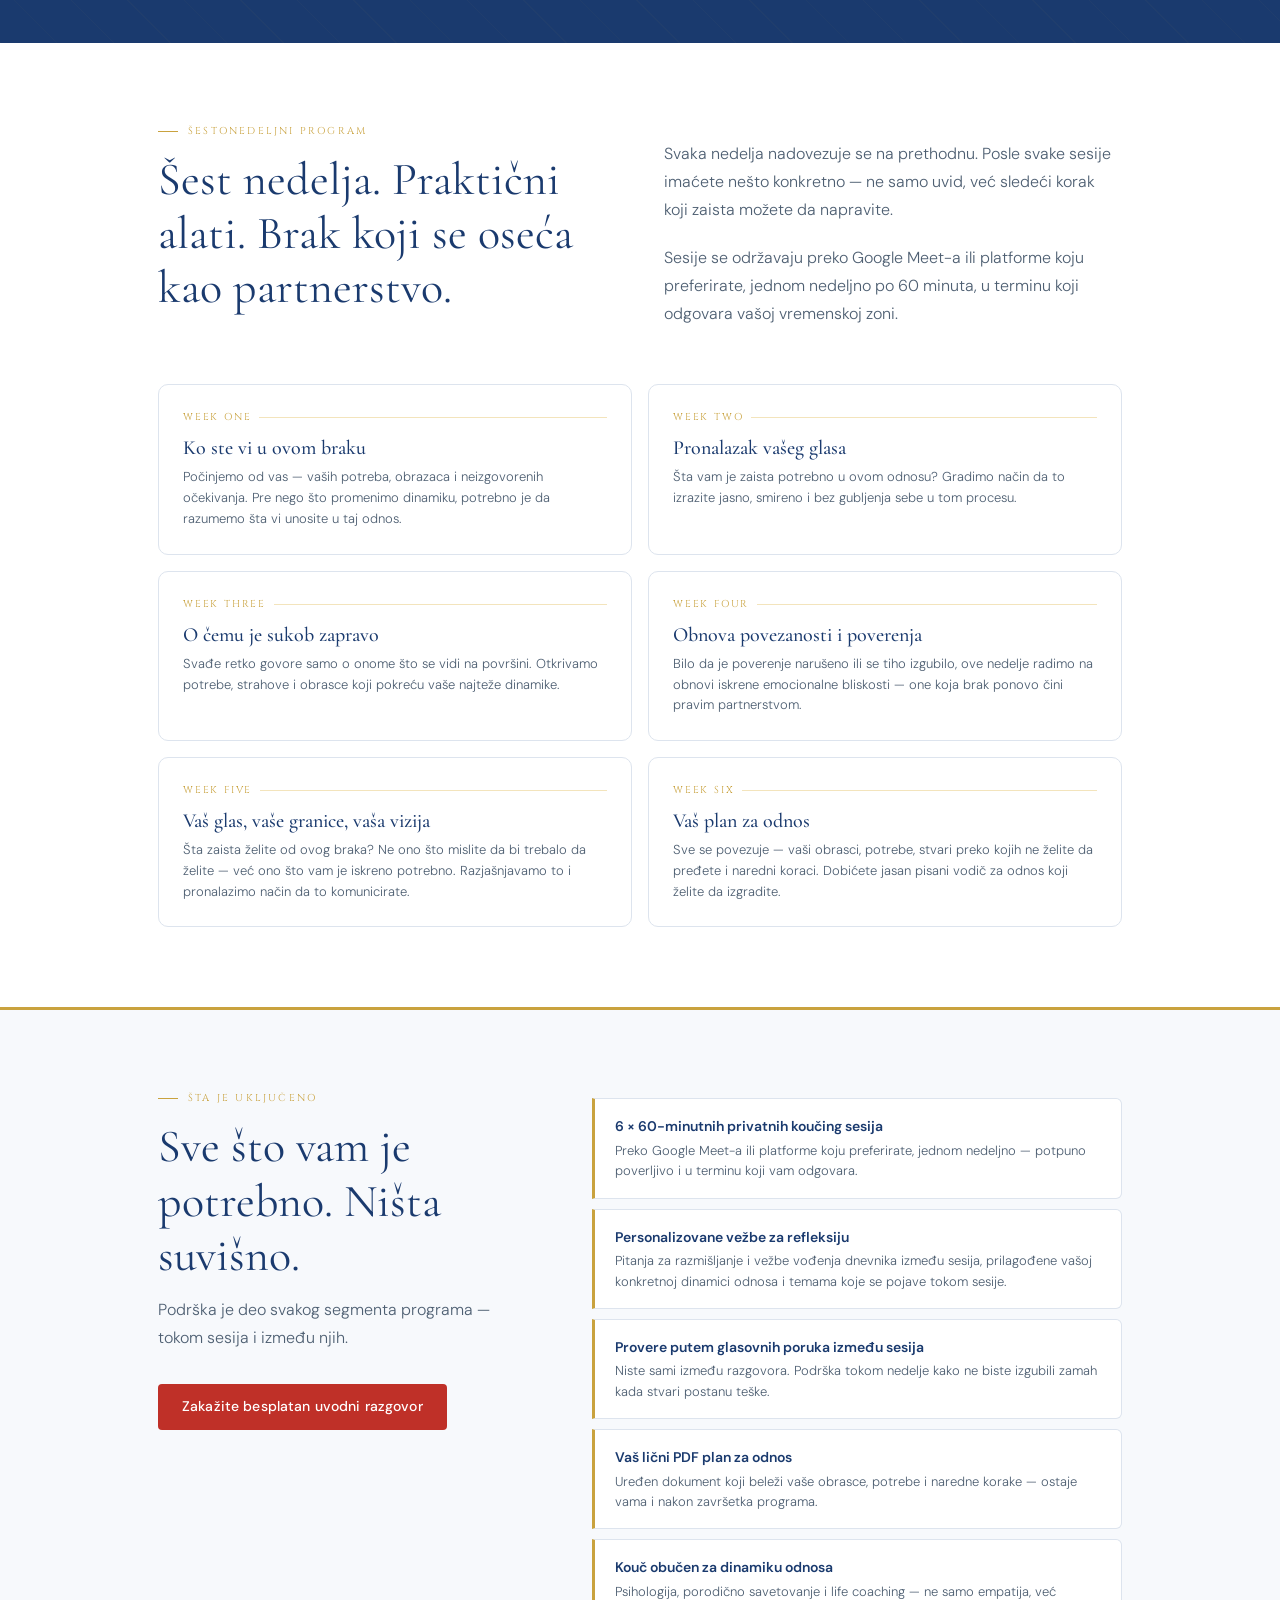
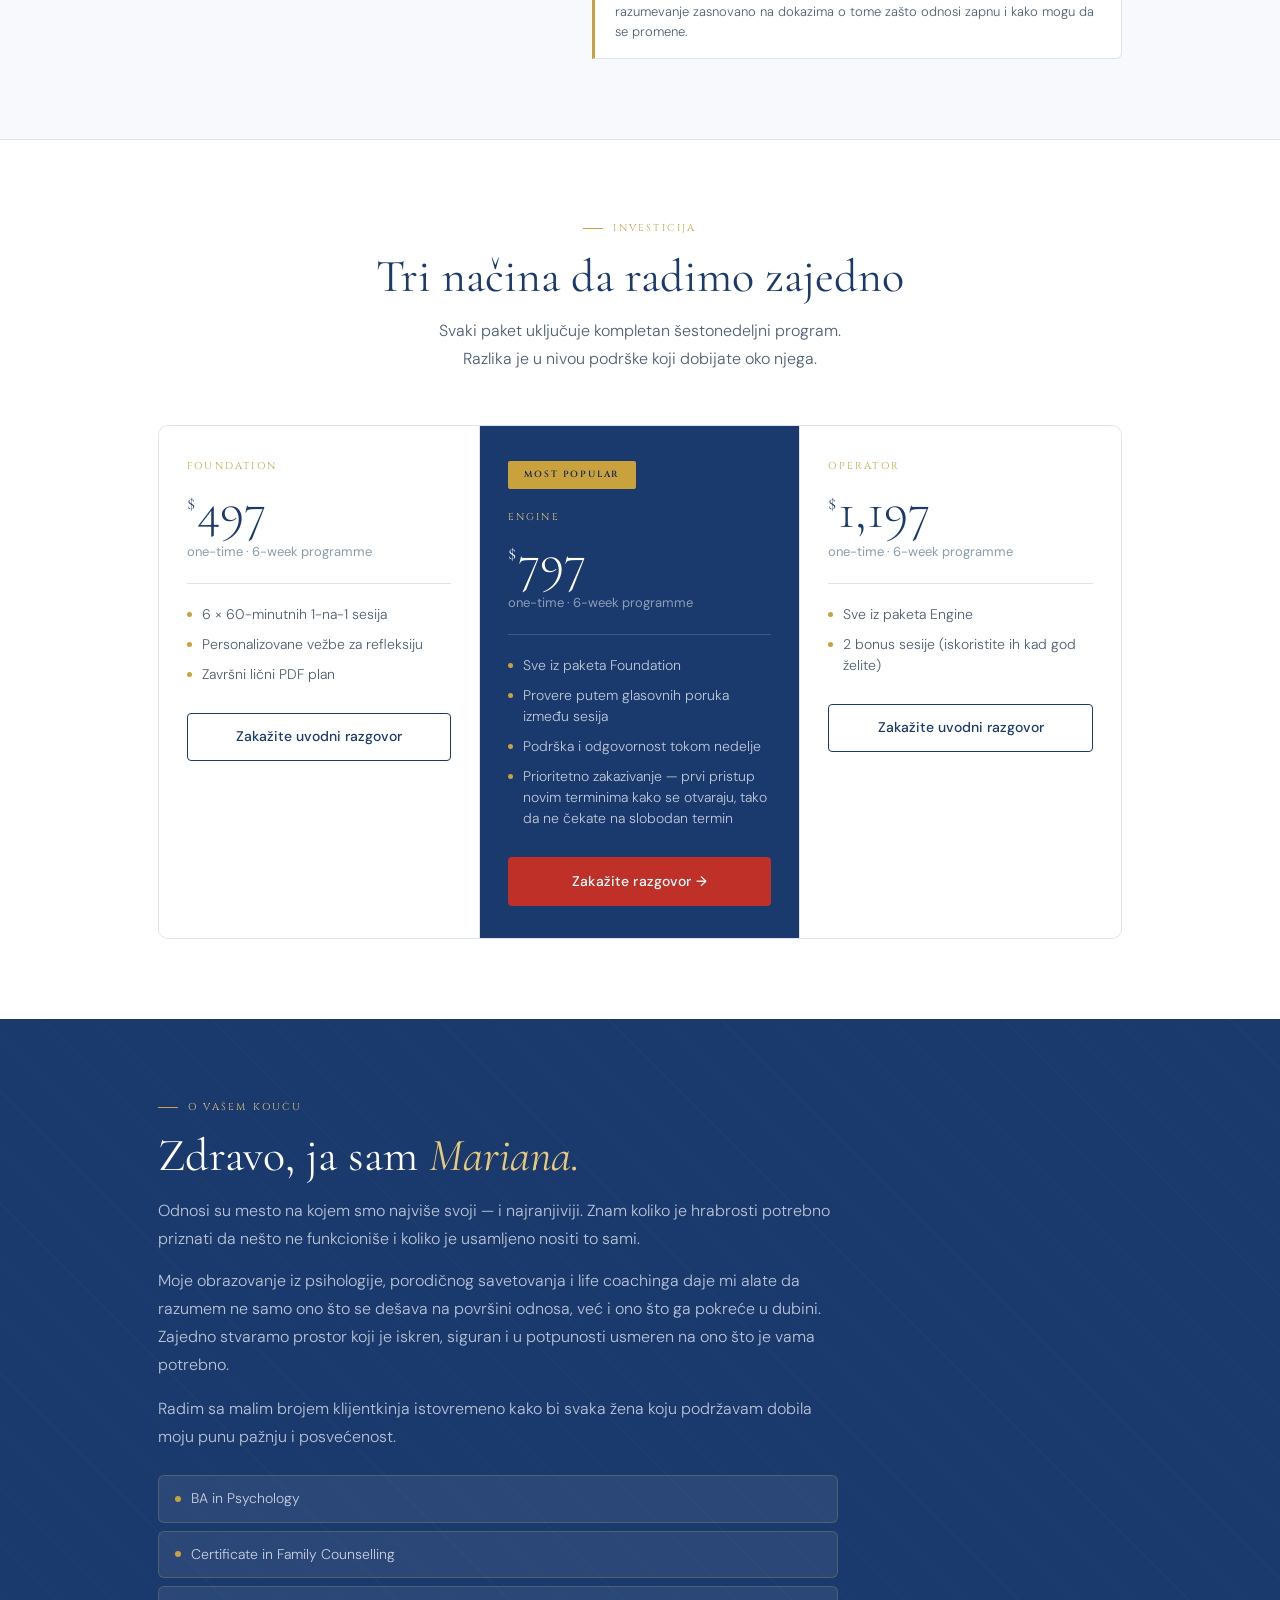
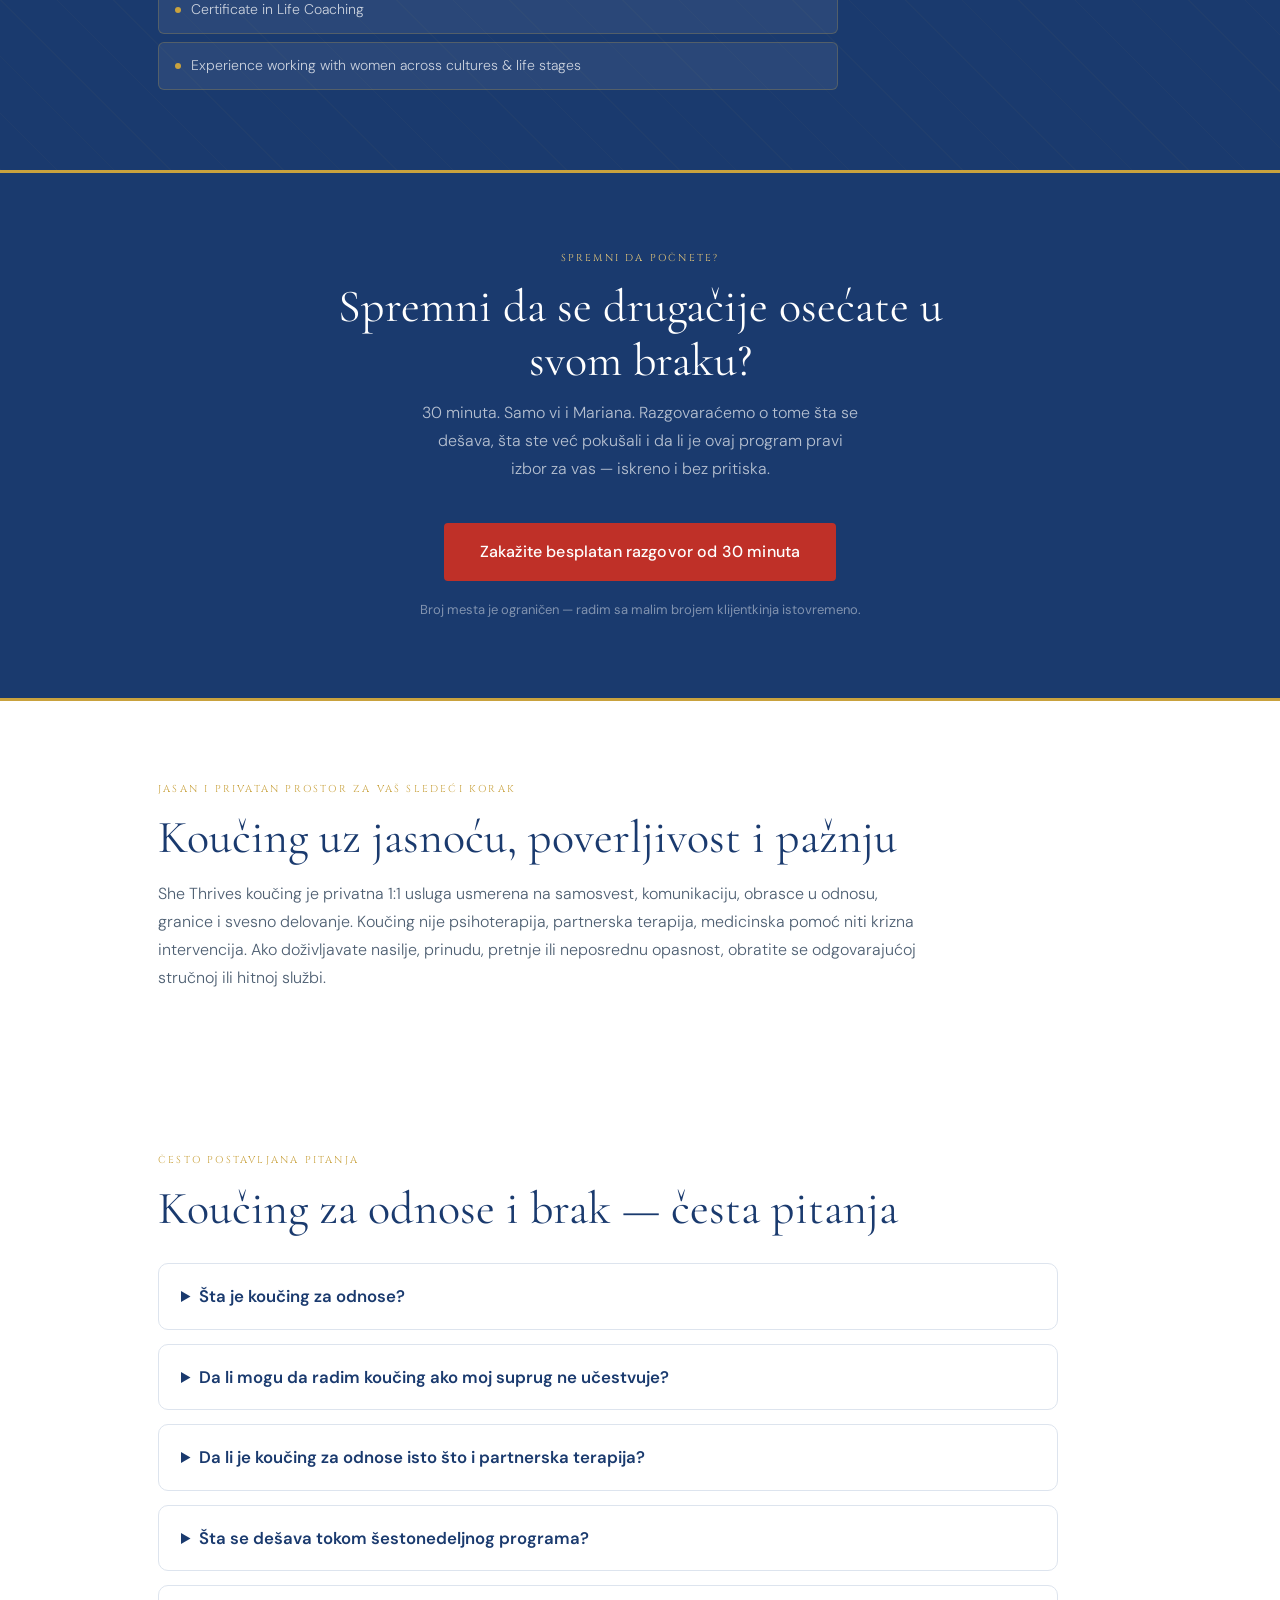
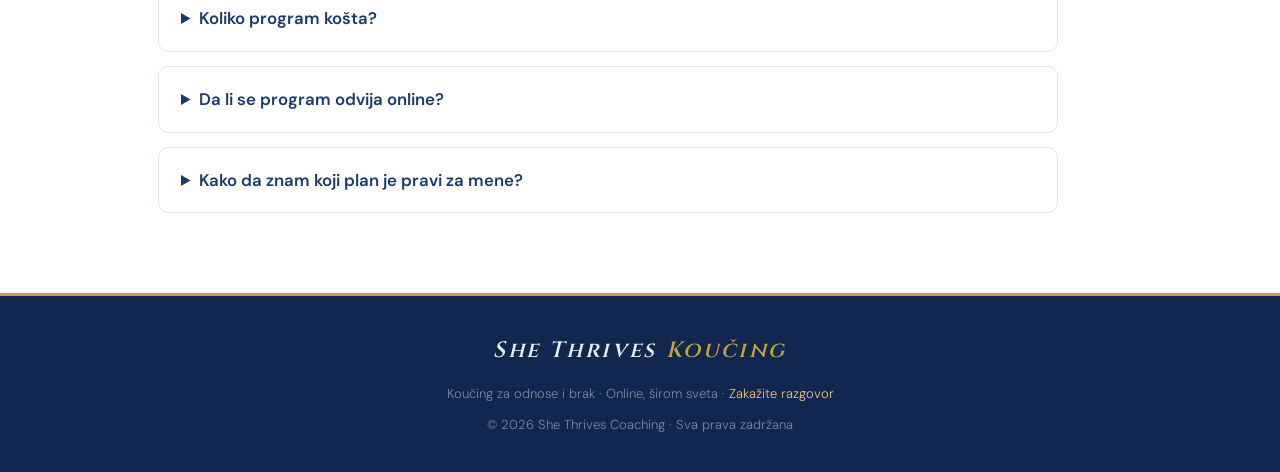
<file: sr/index.html>
<!DOCTYPE html>
<!DOCTYPE html>

<html lang="sr">
<head><meta charset="utf-8"/><meta content="width=device-width, initial-scale=1.0" name="viewport"/>


<link href="https://fonts.googleapis.com/css2?family=Cinzel:wght@400;500;600&amp;family=Cormorant+Garamond:ital,wght@0,300;0,400;0,500;1,300;1,400;1,500&amp;family=DM+Sans:wght@300;400;500;600&amp;display=swap" rel="stylesheet"/>
<style>
*,*::before,*::after{box-sizing:border-box;margin:0;padding:0}
:root{
  --white:#FFFFFF;
  --off-white:#F7F9FC;
  --blue:#1A3A6E;
  --blue-deep:#112750;
  --blue-mid:#2A5298;
  --blue-pale:rgba(26,58,110,0.06);
  --gold:#C9A23E;
  --gold-dark:#A07C1E;
  --gold-light:#E8C97A;
  --gold-pale:rgba(201,162,62,0.12);
  --red:#BF3028;
  --red-dark:#982620;
  --text:#0F1B2D;
  --text-mid:#4E5F72;
  --text-dim:#8A9BAB;
  --border:#DDE4EE;
  --serif:'Cormorant Garamond',Georgia,serif;
  --cinzel:'Cinzel','Trajan Pro',Georgia,serif;
  --sans:'DM Sans',system-ui,sans-serif;
  --r:10px;--r-sm:6px;
}
html{scroll-behavior:smooth}
body{background:var(--white);color:var(--text);font-family:var(--sans);font-size:16px;line-height:1.7;-webkit-font-smoothing:antialiased}

/* ── LAYOUT ── */
.wrap{max-width:1020px;margin:0 auto;padding:0 28px}
.wrap-narrow{max-width:680px;margin:0 auto;padding:0 28px}

/* ── ORNAMENT DIVIDER ── */
.ornament{display:flex;align-items:center;justify-content:center;gap:0;margin:0;height:28px;overflow:hidden}
.ornament::before,.ornament::after{content:'';flex:1;height:1px;background:var(--gold-light)}
.ornament-diamond{width:8px;height:8px;background:var(--gold);transform:rotate(45deg);flex-shrink:0;margin:0 14px}

/* ── NAV ── */
nav{background:var(--white);border-bottom:1px solid var(--border);padding:0;position:sticky;top:0;z-index:100}
.nav-band{background:var(--blue);height:4px}
.nav-inner{display:flex;align-items:center;justify-content:space-between;padding:10px 0}
.nav-logo{display:flex;align-items:center;gap:16px;text-decoration:none}
.nav-logo svg{height:42px;width:auto;flex-shrink:0}
.nav-logo-text{line-height:1.2}
.nav-logo-name{font-family:var(--cinzel);font-size:28px;font-style:normal;font-weight:600;color:var(--blue);display:block;letter-spacing:0.08em;-webkit-font-smoothing:antialiased}
.nav-logo-sub{font-family:var(--cinzel);font-size:11px;font-weight:500;letter-spacing:0.32em;text-transform:uppercase;color:var(--gold);display:block;margin-top:5px;-webkit-font-smoothing:antialiased}
.btn-red{background:var(--red);color:#fff;font-family:var(--sans);font-size:14px;font-weight:500;padding:11px 24px;border-radius:4px;border:none;cursor:pointer;text-decoration:none;display:inline-block;transition:background 0.18s,transform 0.18s;letter-spacing:0.01em}
.btn-red:hover{background:var(--red-dark);transform:translateY(-1px)}
.btn-red-lg{background:var(--red);color:#fff;font-family:var(--sans);font-size:16px;font-weight:500;padding:15px 36px;border-radius:4px;border:none;cursor:pointer;text-decoration:none;display:inline-block;transition:background 0.18s,transform 0.18s,box-shadow 0.18s;letter-spacing:0.01em}
.btn-red-lg:hover{background:var(--red-dark);transform:translateY(-1px);box-shadow:0 6px 20px rgba(191,48,40,0.3)}
.btn-outline-gold{background:transparent;color:var(--gold-light);font-family:var(--sans);font-size:15px;font-weight:500;padding:13px 32px;border-radius:4px;border:1.5px solid var(--gold);cursor:pointer;text-decoration:none;display:inline-block;transition:all 0.18s;letter-spacing:0.01em}
.btn-outline-gold:hover{background:var(--gold-pale);border-color:var(--gold-light)}
.btn-outline-blue{background:transparent;color:var(--blue);font-family:var(--sans);font-size:14px;font-weight:500;padding:11px 22px;border-radius:4px;border:1.5px solid var(--blue);cursor:pointer;text-decoration:none;display:inline-block;transition:all 0.18s}
.btn-outline-blue:hover{background:var(--blue-pale)}

/* ── HERO ── */
.hero{background:var(--white);padding:0 0 80px}
.hero-banner{background:var(--blue);padding:56px 0 52px;position:relative;overflow:hidden}
.hero-banner::before{content:'';position:absolute;inset:0;background:repeating-linear-gradient(45deg,rgba(201,162,62,0.04) 0px,rgba(201,162,62,0.04) 1px,transparent 1px,transparent 40px);pointer-events:none}
.hero-banner::after{content:'';position:absolute;bottom:0;left:0;right:0;height:1px;background:linear-gradient(90deg,transparent,var(--gold),transparent);pointer-events:none}
.hero-eyebrow{display:inline-flex;align-items:center;gap:10px;font-family:var(--cinzel);font-size:10px;font-weight:400;letter-spacing:0.22em;text-transform:uppercase;color:var(--gold-light);margin-bottom:24px}
.hero-eyebrow::before,.hero-eyebrow::after{content:'';width:28px;height:1px;background:var(--gold)}
.hero-banner h1{font-family:var(--serif);font-size:clamp(36px,5.5vw,68px);font-weight:300;line-height:1.1;color:#fff;margin-bottom:20px;max-width:720px}
.hero-banner h1 em{font-style:italic;color:var(--gold-light)}
.hero-banner .sub{font-size:17px;color:rgba(255,255,255,0.75);max-width:500px;line-height:1.7;font-weight:300;margin-bottom:36px}
.hero-btns{display:flex;gap:14px;flex-wrap:wrap;align-items:center}
.hero-note{font-size:13px;color:rgba(255,255,255,0.5);margin-top:16px}
.hero-stats{background:var(--white);border-bottom:3px solid var(--gold);padding:0}
.stats-inner{display:grid;grid-template-columns:repeat(3,1fr);border-left:1px solid var(--border)}
.stat-block{padding:28px 32px;border-right:1px solid var(--border)}
.stat-number{font-family:var(--serif);font-size:36px;font-weight:400;color:var(--blue);line-height:1;margin-bottom:4px}
.stat-label{font-family:var(--cinzel);font-size:11px;color:var(--text-mid);font-weight:400;letter-spacing:0.06em}

/* ── SECTION SHARED ── */
section{padding:80px 0}
.s-label{font-family:var(--cinzel);font-size:10px;font-weight:400;letter-spacing:0.22em;text-transform:uppercase;color:var(--gold);margin-bottom:12px;display:flex;align-items:center;gap:10px}
.s-label::before{content:'';width:20px;height:1px;background:var(--gold)}
.s-title{font-family:var(--serif);font-size:clamp(28px,4vw,46px);font-weight:400;line-height:1.18;color:var(--blue);margin-bottom:14px}
.s-title em{font-style:italic;color:var(--gold-dark)}
.s-body{font-size:16px;color:var(--text-mid);line-height:1.75;font-weight:300}

/* ── PAIN — dark blue banner section ── */
.pain-section{background:var(--blue);padding:80px 0;position:relative;overflow:hidden}
.pain-section::before{content:'';position:absolute;inset:0;background:repeating-linear-gradient(45deg,rgba(201,162,62,0.03) 0px,rgba(201,162,62,0.03) 1px,transparent 1px,transparent 40px)}
.pain-section .ornament::before,.pain-section .ornament::after{background:rgba(201,162,62,0.4)}
.pain-header{text-align:center;margin-bottom:52px}
.pain-section .s-label{color:var(--gold-light);justify-content:center}
.pain-section .s-label::before{display:none}
.pain-section .s-title{color:#fff}
.pain-section .s-title em{color:var(--gold-light)}
.pain-section .s-body{color:rgba(255,255,255,0.68);max-width:480px;margin:0 auto}
.pain-grid{display:grid;grid-template-columns:repeat(3,1fr);gap:16px}
.pain-card{background:rgba(255,255,255,0.06);border:1px solid rgba(201,162,62,0.25);border-radius:var(--r);padding:28px 24px;backdrop-filter:blur(4px)}
.pain-card .pain-num{font-family:var(--cinzel);font-size:10px;font-style:normal;color:var(--gold);margin-bottom:12px;display:block;letter-spacing:0.2em;text-transform:uppercase}
.pain-card h3{font-family:var(--serif);font-size:20px;font-weight:400;color:#fff;margin-bottom:10px;line-height:1.3}
.pain-card p{font-size:14px;color:rgba(255,255,255,0.62);line-height:1.65;font-weight:300}
.pain-footer-strip{background:var(--gold);padding:20px 0;text-align:center}
.pain-footer-strip p{font-family:var(--serif);font-size:18px;font-style:italic;color:var(--blue-deep)}

/* ── HOW IT WORKS ── */
.works-section{background:var(--white)}
.works-header{display:grid;grid-template-columns:1fr 1fr;gap:48px;align-items:end;margin-bottom:56px}
.weeks-grid{display:grid;grid-template-columns:1fr 1fr;gap:16px}
.week-card{border:1px solid var(--border);border-radius:var(--r);padding:24px;background:var(--white);transition:border-color 0.2s,box-shadow 0.2s}
.week-card:hover{border-color:var(--gold-light);box-shadow:0 4px 20px rgba(201,162,62,0.1)}
.week-card-num{font-family:var(--cinzel);font-size:10px;font-weight:400;letter-spacing:0.18em;text-transform:uppercase;color:var(--gold);margin-bottom:10px;display:flex;align-items:center;gap:8px}
.week-card-num::after{content:'';flex:1;height:1px;background:var(--gold-light);opacity:0.5}
.week-card h3{font-family:var(--serif);font-size:20px;font-weight:500;color:var(--blue);margin-bottom:6px;line-height:1.25}
.week-card p{font-size:13px;color:var(--text-mid);line-height:1.6;font-weight:300}

/* ── WHAT YOU GET ── */
.gets-section{background:var(--off-white);border-top:3px solid var(--gold);border-bottom:1px solid var(--border)}
.gets-inner{display:grid;grid-template-columns:1fr 1.4fr;gap:56px;align-items:start}
.gets-grid{display:flex;flex-direction:column;gap:10px;margin-top:8px}
.get-item{background:var(--white);border:1px solid var(--border);border-left:3px solid var(--gold);border-radius:0 var(--r-sm) var(--r-sm) 0;padding:16px 20px;display:flex;gap:14px;align-items:flex-start}
.get-item h4{font-size:14px;font-weight:600;color:var(--blue);margin-bottom:2px}
.get-item p{font-size:13px;color:var(--text-mid);line-height:1.55;font-weight:300}

/* ── PRICING ── */
.pricing-section{background:var(--white)}
.pricing-header{text-align:center;margin-bottom:52px}
.pricing-grid{display:grid;grid-template-columns:repeat(3,1fr);gap:0;border:1px solid var(--border);border-radius:var(--r);overflow:hidden}
.pricing-card{padding:32px 28px;border-right:1px solid var(--border);background:var(--white)}
.pricing-card:last-child{border-right:none}
.pricing-card.featured{background:var(--blue);position:relative}
.featured-badge{background:var(--gold);color:var(--blue-deep);font-family:var(--cinzel);font-size:9px;font-weight:600;letter-spacing:0.2em;text-transform:uppercase;padding:6px 16px;display:inline-block;margin-bottom:20px;border-radius:2px}
.pricing-tier{font-family:var(--cinzel);font-size:10px;font-weight:400;letter-spacing:0.22em;text-transform:uppercase;color:var(--gold);margin-bottom:10px;display:block}
.pricing-card.featured .pricing-tier{color:var(--gold-light)}
.pricing-price{font-family:var(--serif);font-size:52px;font-weight:300;color:var(--blue);line-height:1;margin-bottom:4px}
.pricing-card.featured .pricing-price{color:#fff}
.pricing-price span{font-size:24px;vertical-align:super;font-size:20px;margin-right:2px}
.pricing-period{font-size:13px;color:var(--text-dim);margin-bottom:20px;border-bottom:1px solid var(--border);padding-bottom:20px}
.pricing-card.featured .pricing-period{color:rgba(255,255,255,0.5);border-color:rgba(255,255,255,0.15)}
.pricing-features{list-style:none;display:flex;flex-direction:column;gap:9px;margin-bottom:28px}
.pricing-features li{font-size:14px;color:var(--text-mid);display:flex;gap:10px;align-items:flex-start;font-weight:300;line-height:1.5}
.pricing-card.featured .pricing-features li{color:rgba(255,255,255,0.72)}
.pricing-features li::before{content:'';width:5px;height:5px;background:var(--gold);border-radius:50%;flex-shrink:0;margin-top:8px}
.pricing-card .btn-red,.pricing-card .btn-red-lg{width:100%;text-align:center;display:block;padding:13px}
.pricing-card .btn-outline-blue{width:100%;text-align:center;display:block}

/* ── ABOUT ── */
.about-section{background:var(--blue);padding:80px 0;position:relative;overflow:hidden}
.about-section::before{content:'';position:absolute;inset:0;background:repeating-linear-gradient(45deg,rgba(201,162,62,0.03) 0px,rgba(201,162,62,0.03) 1px,transparent 1px,transparent 40px)}
.about-inner{display:grid;grid-template-columns:1fr;gap:0;align-items:center;position:relative;z-index:1;max-width:680px}
.about-portrait{border:2px solid var(--gold);border-radius:var(--r);aspect-ratio:4/5;display:flex;align-items:center;justify-content:center;background:rgba(255,255,255,0.05);position:relative;overflow:hidden}
.about-portrait::after{content:'';position:absolute;bottom:0;left:0;right:0;height:3px;background:var(--gold)}
.about-portrait p{font-family:var(--serif);font-style:italic;font-size:15px;color:rgba(255,255,255,0.4);text-align:center;padding:24px}
.about-section .s-label{color:var(--gold-light)}
.about-section .s-label::before{background:var(--gold)}
.about-section .s-title{color:#fff}
.about-section .s-title em{color:var(--gold-light)}
.about-section .s-body{color:rgba(255,255,255,0.7);margin-bottom:16px}
.creds-list{display:flex;flex-direction:column;gap:8px;margin-top:24px}
.cred-item{background:rgba(255,255,255,0.07);border:1px solid rgba(201,162,62,0.25);border-radius:var(--r-sm);padding:11px 16px;font-size:14px;color:rgba(255,255,255,0.75);font-weight:300;display:flex;align-items:center;gap:10px}
.cred-dot{width:6px;height:6px;background:var(--gold);border-radius:50%;flex-shrink:0}

/* ── TESTIMONIAL ── */
.testimonial-section{background:var(--off-white);border-top:1px solid var(--border);border-bottom:1px solid var(--border);padding:64px 0;text-align:center}
.t-stars{display:flex;justify-content:center;gap:4px;margin-bottom:20px}
.t-star{color:var(--gold);font-size:20px}
.t-quote{font-family:var(--serif);font-size:clamp(20px,3vw,30px);font-style:italic;font-weight:300;color:var(--blue);line-height:1.5;max-width:640px;margin:0 auto 18px}
.t-attr{font-size:13px;color:var(--text-dim);letter-spacing:0.05em}

/* ── CTA BANNER ── */
.cta-section{background:var(--blue);padding:80px 0;text-align:center;position:relative;overflow:hidden}
.cta-section::before{content:'';position:absolute;top:0;left:0;right:0;height:3px;background:var(--gold)}
.cta-section::after{content:'';position:absolute;bottom:0;left:0;right:0;height:3px;background:var(--gold)}
.cta-section .s-label{color:var(--gold-light);justify-content:center}
.cta-section .s-label::before{display:none}
.cta-section .s-title{color:#fff;margin-bottom:12px}
.cta-section .s-body{color:rgba(255,255,255,0.68);max-width:440px;margin:0 auto 40px}
.cta-note{color:rgba(255,255,255,0.45);font-size:13px;margin-top:18px}

/* ── FOOTER ── */
footer{background:var(--blue-deep);border-top:3px solid var(--gold);padding:36px 0;text-align:center}
footer p{font-size:13px;color:rgba(255,255,255,0.45);font-weight:300}
footer a{color:var(--gold-light);text-decoration:none}
.footer-logo{font-family:var(--serif);font-size:20px;font-style:italic;color:rgba(255,255,255,0.8);margin-bottom:12px}
.footer-logo span{color:var(--gold)}

/* ── RESPONSIVE ── */
@media(max-width:820px){
  .pain-grid{grid-template-columns:1fr}
  .pricing-grid{grid-template-columns:1fr;border-radius:var(--r)}
  .pricing-card{border-right:none;border-bottom:1px solid var(--border)}
  .pricing-card:last-child{border-bottom:none}
  .gets-inner{grid-template-columns:1fr}
  .about-inner{grid-template-columns:1fr}
  .works-header{grid-template-columns:1fr}
  .weeks-grid{grid-template-columns:1fr}
  .stats-inner{grid-template-columns:1fr}
  .stat-block{border-right:none;border-bottom:1px solid var(--border);padding:20px 24px}
  section{padding:60px 0}
}
@media(max-width:480px){
  .wrap,.wrap-narrow{padding:0 18px}
  .hero-btns{flex-direction:column}
  .btn-red-lg,.btn-outline-gold{width:100%;text-align:center}
}

/* ── FADE IN ── */
@media(prefers-reduced-motion:no-preference){
  .fi{opacity:0;transform:translateY(16px);transition:opacity 0.55s ease,transform 0.55s ease}
  .fi.on{opacity:1;transform:none}
}

.lang-switcher{display:flex;align-items:center;gap:3px;margin-left:14px;border:1px solid var(--border);border-radius:999px;padding:3px;background:var(--white)}
.lang-btn{border:0;background:transparent;color:var(--text-mid);font-family:var(--sans);font-size:11px;font-weight:600;letter-spacing:.04em;padding:6px 9px;border-radius:999px;cursor:pointer;transition:all .18s}
.lang-btn.active{background:var(--blue);color:#fff}.lang-btn:hover:not(.active){background:var(--blue-pale);color:var(--blue)}
@media(max-width:480px){.nav-inner{gap:8px}.lang-switcher{margin-left:0}.lang-btn{padding:6px 7px}.nav-logo-text{display:none}.nav-logo img{height:52px!important}}
</style>
<style>.faq-grid{display:grid;gap:14px;max-width:900px;margin-top:28px}.faq-item{border:1px solid var(--border);border-radius:var(--r);padding:18px 22px;background:var(--white)}.faq-item summary{cursor:pointer;font-weight:600;color:var(--blue);font-size:1.05rem}.faq-item p{margin-top:12px}</style><title>Koučing za odnose i brak za žene | She Thrives Coaching</title><meta content="1-na-1 koučing za odnose i brak za žene koje se osećaju udaljeno, neshvaćeno ili zaglavljeno u braku. Strukturisan šestonedeljni online program fokusiran na komunikaciju, povezanost, granice i jasnoću." name="description"/><meta content="Mariana — She Thrives Coaching" name="author"/><meta content="index,follow,max-image-preview:large,max-snippet:-1,max-video-preview:-1" name="robots"/><meta content="#1A3A6E" name="theme-color"/><link href="https://shethrivescoach.com/sr/" rel="canonical"/><link href="https://shethrivescoach.com/" hreflang="en" rel="alternate"/><link href="https://shethrivescoach.com/sr/" hreflang="sr" rel="alternate"/><link href="https://shethrivescoach.com/" hreflang="x-default" rel="alternate"/><link href="/assets/favicon.png" rel="icon" type="image/png"/><meta content="website" property="og:type"/><meta content="She Thrives Coaching" property="og:site_name"/><meta content="Koučing za odnose i brak za žene | She Thrives Coaching" property="og:title"/><meta content="1-na-1 koučing za odnose i brak za žene koje se osećaju udaljeno, neshvaćeno ili zaglavljeno u braku. Strukturisan šestonedeljni online program fokusiran na komunikaciju, povezanost, granice i jasnoću." property="og:description"/><meta content="https://shethrivescoach.com/sr/" property="og:url"/><meta content="https://shethrivescoach.com/assets/og-image.jpg" property="og:image"/><meta content="sr_RS" property="og:locale"/><meta content="en_GB" property="og:locale:alternate"/><meta content="summary_large_image" name="twitter:card"/><meta content="Koučing za odnose i brak za žene | She Thrives Coaching" name="twitter:title"/><meta content="1-na-1 koučing za odnose i brak za žene koje se osećaju udaljeno, neshvaćeno ili zaglavljeno u braku. Strukturisan šestonedeljni online program fokusiran na komunikaciju, povezanost, granice i jasnoću." name="twitter:description"/><meta content="https://shethrivescoach.com/assets/og-image.jpg" name="twitter:image"/><script type="application/ld+json">{
  "@context": "https://schema.org",
  "@graph": [
    {
      "@type": "Organization",
      "@id": "https://shethrivescoach.com/sr/#organization",
      "name": "She Thrives Coaching",
      "url": "https://shethrivescoach.com/",
      "description": "Online koučing za odnose i brak za žene.",
      "founder": {
        "@id": "https://shethrivescoach.com/sr/#mariana"
      }
    },
    {
      "@type": "WebSite",
      "@id": "https://shethrivescoach.com/sr/#website",
      "url": "https://shethrivescoach.com/sr/",
      "name": "She Thrives Coaching",
      "inLanguage": "sr",
      "publisher": {
        "@id": "https://shethrivescoach.com/sr/#organization"
      }
    },
    {
      "@type": "Person",
      "@id": "https://shethrivescoach.com/sr/#mariana",
      "name": "Mariana",
      "worksFor": {
        "@id": "https://shethrivescoach.com/sr/#organization"
      }
    },
    {
      "@type": "Service",
      "@id": "https://shethrivescoach.com/sr/#service",
      "name": "Koučing za odnose i brak",
      "serviceType": "Koučing za odnose i brak",
      "provider": {
        "@id": "https://shethrivescoach.com/sr/#organization"
      },
      "areaServed": "Worldwide",
      "url": "https://shethrivescoach.com/sr/"
    },
    {
      "@type": "FAQPage",
      "@id": "https://shethrivescoach.com/sr/#faq",
      "mainEntity": [
        {
          "@type": "Question",
          "name": "Šta je koučing za odnose?",
          "acceptedAnswer": {
            "@type": "Answer",
            "text": "Koučing za odnose pomaže vam da razumete obrasce u odnosu, jasnije komunicirate, prepoznate svoje potrebe i granice i odlučite šta želite dalje."
          }
        },
        {
          "@type": "Question",
          "name": "Da li mogu da radim koučing ako moj suprug ne učestvuje?",
          "acceptedAnswer": {
            "@type": "Answer",
            "text": "Da. She Thrives je 1:1 program za žene. Fokus je na onome što vi možete da razumete, saopštite, promenite i izaberete."
          }
        },
        {
          "@type": "Question",
          "name": "Da li je koučing za odnose isto što i partnerska terapija?",
          "acceptedAnswer": {
            "@type": "Answer",
            "text": "Ne. Koučing i terapija su različite usluge. She Thrives se fokusira na koučing, refleksiju, komunikaciju, obrasce odnosa, granice i svesno delovanje."
          }
        },
        {
          "@type": "Question",
          "name": "Šta se dešava tokom šestonedeljnog programa?",
          "acceptedAnswer": {
            "@type": "Answer",
            "text": "Svaka nedelja se fokusira na drugi deo odnosa — od razumevanja obrazaca i komunikacije do konflikta, povezanosti, granica, vizije i završne mape odnosa."
          }
        },
        {
          "@type": "Question",
          "name": "Koliko program košta?",
          "acceptedAnswer": {
            "@type": "Answer",
            "text": "Foundation je $497, Engine je $797, a Operator je $1,197."
          }
        },
        {
          "@type": "Question",
          "name": "Da li se program odvija online?",
          "acceptedAnswer": {
            "@type": "Answer",
            "text": "Da. Sesije su privatne i održavaju se online."
          }
        },
        {
          "@type": "Question",
          "name": "Kako da znam koji plan je pravi za mene?",
          "acceptedAnswer": {
            "@type": "Answer",
            "text": "Besplatan 30-minutni clarity call služi da zajedno procenimo da li je program odgovarajući i koji nivo podrške vam najviše odgovara."
          }
        }
      ]
    }
  ]
}</script><style>.section{padding:80px 0}.eyebrow{font-family:var(--cinzel);font-size:10px;letter-spacing:.22em;text-transform:uppercase;color:var(--gold);margin-bottom:12px;display:block}.section .s-title{margin-bottom:16px}.section .s-body{max-width:760px}.faq-grid{display:grid;gap:14px;max-width:900px;margin-top:28px}.faq-item{border:1px solid var(--border);border-radius:var(--r);padding:18px 22px;background:var(--white)}.faq-item summary{cursor:pointer;font-weight:600;color:var(--blue);font-size:1.05rem}.faq-item p{margin-top:12px}.lang-switcher{display:flex;align-items:center;gap:3px;margin-left:14px;border:1px solid var(--border);border-radius:999px;padding:3px;background:var(--white)}.lang-btn{border:0;background:transparent;color:var(--text-mid);font-family:var(--sans);font-size:11px;font-weight:600;letter-spacing:.04em;padding:6px 9px;border-radius:999px;cursor:pointer;transition:all .18s;text-decoration:none}.lang-btn.active{background:var(--blue);color:#fff}.lang-btn:hover:not(.active){background:var(--blue-pale);color:var(--blue)}@media(max-width:480px){.lang-switcher{margin-left:0}.lang-btn{padding:6px 7px}}</style></head>
<body>
<nav>
<div class="nav-band"></div>
<div class="wrap">
<div class="nav-inner">
<a class="nav-logo" href="../">
<img alt="She Thrives Coaching lotus" src="../assets/she-thrives-logo.png" style="height:100px;width:auto;display:block;image-rendering:-webkit-optimize-contrast;image-rendering:crisp-edges"/>
<div class="nav-logo-text">
<span class="nav-logo-name">She Thrives</span>
<span class="nav-logo-sub">Koučing</span>
</div>
</a>
<div aria-label="Language" class="lang-switcher" role="group"><a aria-label="Prebacite na engleski" class="lang-btn" href="../" hreflang="en">EN</a><a aria-label="Prebacite na srpski" class="lang-btn active" href="./" hreflang="sr">SR</a></div><a class="btn-red" href="https://calendly.com/coachingshethrives" rel="noopener noreferrer" target="_blank">Zakažite besplatan uvodni razgovor</a>
</div>
</div>
</nav>
<section class="hero" style="padding:0 0 0">
<div class="hero-banner">
<div class="wrap">
<div class="hero-eyebrow">Relationship &amp; Marriage Coaching</div>
<h1>Zaslužujete brak koji se zaista oseća kao <em>dom.</em></h1>
<p class="sub">Šestonedeljni 1-na-1 koučing program za žene koje se osećaju udaljeno, neshvaćeno ili zaglavljeno u svom braku — i spremne su za stvarnu, trajnu promenu.</p>
<div class="hero-btns">
<a class="btn-red-lg" href="https://calendly.com/coachingshethrives" rel="noopener noreferrer" target="_blank">Zakažite besplatan uvodni razgovor</a>
<a class="btn-outline-gold" href="#program">Pogledajte program</a>
</div>
<p class="hero-note">30 minuta · Bez obaveza · Potpuno besplatno</p>
</div>
</div>
<div style="background:var(--white);padding:0">
<div class="ornament" style="background:var(--white)">
<div class="ornament-diamond"></div>
</div>
</div>
<div class="hero-stats">
<div class="wrap">
<div class="stats-inner">
<div class="stat-block fi">
<div class="stat-number">6</div>
<div class="stat-label">Weeks to clarity &amp; a personal roadmap</div>
</div>
<div class="stat-block fi">
<div class="stat-number">1:1</div>
<div class="stat-label">Private sessions — just you, no group settings</div>
</div>
<div class="stat-block fi">
<div class="stat-number">100%</div>
<div class="stat-label">Online, confidential, and completely private</div>
</div>
</div>
</div>
</div>
</section>
<section class="pain-section">
<div class="wrap">
<div class="pain-header fi">
<span class="s-label">Da li vam ovo zvuči poznato?</span>
<h2 class="s-title">Nije da ste prestali da se volite. Prestali ste da osećate tu bliskost.</h2>
<p class="s-body">Niste ovde zato što ste odustali. Ovde ste zato što niste — i znate da nešto mora da se promeni.</p>
</div>
<div class="pain-grid">
<div class="pain-card fi">
<span class="pain-num">01 · Komunikacija</span>
<h3>„Svaki razgovor se završi na isti način“</h3>
<p>Počnete razgovor o stvarnom problemu, a završite u istoj raspravi koju ste vodili već bezbroj puta. Oboje ste iscrpljeni — a ništa se zapravo ne reši.</p>
</div>
<div class="pain-card fi">
<span class="pain-num">02 · Povezanost</span>
<h3>„Osećam se nevidljivo u sopstvenom braku“</h3>
<p>Vaše potrebe, osećanja i pogled na stvari — kao da nestaju. Počeli ste da potiskujete sebe samo da biste sačuvali mir. Polako ste prestali da prepoznajete sebe.</p>
</div>
<div class="pain-card fi">
<span class="pain-num">03 · Intimnost</span>
<h3>„Usamljena sam — čak i kada smo zajedno“</h3>
<p>Delite dom, možda decu i zajednički život. Ali između vas postoji tiha udaljenost koja nikako da nestane. Nedostaje vam i ne znate više kako da mu priđete.</p>
</div>
</div>
</div>
<div class="pain-footer-strip" style="margin-top:52px">
<div class="wrap">
<p>„Zaslužujete da se osećate voljeno, saslušano i istinski podržano — ne samo u teoriji, već u svom svakodnevnom životu.“</p>
</div>
</div>
</section>
<section class="works-section" id="program">
<div class="wrap">
<div class="works-header">
<div class="fi">
<span class="s-label">Šestonedeljni program</span>
<h2 class="s-title">Šest nedelja. Praktični alati. Brak koji se oseća kao partnerstvo.</h2>
</div>
<div class="fi">
<p class="s-body" style="margin-bottom:20px">Svaka nedelja nadovezuje se na prethodnu. Posle svake sesije imaćete nešto konkretno — ne samo uvid, već sledeći korak koji zaista možete da napravite.</p>
<p class="s-body">Sesije se održavaju preko Google Meet-a ili platforme koju preferirate, jednom nedeljno po 60 minuta, u terminu koji odgovara vašoj vremenskoj zoni.</p>
</div>
</div>
<div class="weeks-grid">
<div class="week-card fi">
<div class="week-card-num">Week one</div>
<h3>Ko ste vi u ovom braku</h3>
<p>Počinjemo od vas — vaših potreba, obrazaca i neizgovorenih očekivanja. Pre nego što promenimo dinamiku, potrebno je da razumemo šta vi unosite u taj odnos.</p>
</div>
<div class="week-card fi">
<div class="week-card-num">Week two</div>
<h3>Pronalazak vašeg glasa</h3>
<p>Šta vam je zaista potrebno u ovom odnosu? Gradimo način da to izrazite jasno, smireno i bez gubljenja sebe u tom procesu.</p>
</div>
<div class="week-card fi">
<div class="week-card-num">Week three</div>
<h3>O čemu je sukob zapravo</h3>
<p>Svađe retko govore samo o onome što se vidi na površini. Otkrivamo potrebe, strahove i obrasce koji pokreću vaše najteže dinamike.</p>
</div>
<div class="week-card fi">
<div class="week-card-num">Week four</div>
<h3>Obnova povezanosti i poverenja</h3>
<p>Bilo da je poverenje narušeno ili se tiho izgubilo, ove nedelje radimo na obnovi iskrene emocionalne bliskosti — one koja brak ponovo čini pravim partnerstvom.</p>
</div>
<div class="week-card fi">
<div class="week-card-num">Week five</div>
<h3>Vaš glas, vaše granice, vaša vizija</h3>
<p>Šta zaista želite od ovog braka? Ne ono što mislite da bi trebalo da želite — već ono što vam je iskreno potrebno. Razjašnjavamo to i pronalazimo način da to komunicirate.</p>
</div>
<div class="week-card fi">
<div class="week-card-num">Week six</div>
<h3>Vaš plan za odnos</h3>
<p>Sve se povezuje — vaši obrasci, potrebe, stvari preko kojih ne želite da pređete i naredni koraci. Dobićete jasan pisani vodič za odnos koji želite da izgradite.</p>
</div>
</div>
</div>
</section>
<section class="gets-section">
<div class="wrap">
<div class="gets-inner">
<div class="fi">
<span class="s-label">Šta je uključeno</span>
<h2 class="s-title">Sve što vam je potrebno. Ništa suvišno.</h2>
<p class="s-body" style="margin-top:8px">Podrška je deo svakog segmenta programa — tokom sesija i između njih.</p>
<div style="margin-top:32px">
<a class="btn-red" href="https://calendly.com/coachingshethrives" rel="noopener noreferrer" target="_blank">Zakažite besplatan uvodni razgovor</a>
</div>
</div>
<div class="gets-grid fi">
<div class="get-item">
<div><h4>6 × 60-minutnih privatnih koučing sesija</h4><p>Preko Google Meet-a ili platforme koju preferirate, jednom nedeljno — potpuno poverljivo i u terminu koji vam odgovara.</p></div>
</div>
<div class="get-item">
<div><h4>Personalizovane vežbe za refleksiju</h4><p>Pitanja za razmišljanje i vežbe vođenja dnevnika između sesija, prilagođene vašoj konkretnoj dinamici odnosa i temama koje se pojave tokom sesije.</p></div>
</div>
<div class="get-item">
<div><h4>Provere putem glasovnih poruka između sesija</h4><p>Niste sami između razgovora. Podrška tokom nedelje kako ne biste izgubili zamah kada stvari postanu teške.</p></div>
</div>
<div class="get-item">
<div><h4>Vaš lični PDF plan za odnos</h4><p>Uređen dokument koji beleži vaše obrasce, potrebe i naredne korake — ostaje vama i nakon završetka programa.</p></div>
</div>
<div class="get-item">
<div><h4>Kouč obučen za dinamiku odnosa</h4><p>Psihologija, porodično savetovanje i life coaching — ne samo empatija, već razumevanje zasnovano na dokazima o tome zašto odnosi zapnu i kako mogu da se promene.</p></div>
</div>
</div>
</div>
</div>
</section>
<section class="pricing-section" id="pricing">
<div class="wrap">
<div class="pricing-header fi">
<span class="s-label" style="justify-content:center">Investicija</span>
<h2 class="s-title">Tri načina da radimo zajedno</h2>
<p class="s-body" style="max-width:440px;margin:0 auto">Svaki paket uključuje kompletan šestonedeljni program. Razlika je u nivou podrške koji dobijate oko njega.</p>
</div>
<div class="pricing-grid fi">
<div class="pricing-card">
<span class="pricing-tier">Foundation</span>
<div class="pricing-price"><span>$</span>497</div>
<div class="pricing-period">one-time · 6-week programme</div>
<ul class="pricing-features">
<li>6 × 60-minutnih 1-na-1 sesija</li>
<li>Personalizovane vežbe za refleksiju</li>
<li>Završni lični PDF plan</li>
</ul>
<a class="btn-outline-blue" href="https://calendly.com/coachingshethrives" rel="noopener noreferrer" target="_blank">Zakažite uvodni razgovor</a>
</div>
<div class="pricing-card featured">
<div class="featured-badge">Most popular</div>
<span class="pricing-tier">Engine</span>
<div class="pricing-price"><span>$</span>797</div>
<div class="pricing-period">one-time · 6-week programme</div>
<ul class="pricing-features">
<li>Sve iz paketa Foundation</li>
<li>Provere putem glasovnih poruka između sesija</li>
<li>Podrška i odgovornost tokom nedelje</li>
<li>Prioritetno zakazivanje — prvi pristup novim terminima kako se otvaraju, tako da ne čekate na slobodan termin</li>
</ul>
<a class="btn-red" href="https://calendly.com/coachingshethrives" rel="noopener noreferrer" target="_blank">Zakažite razgovor →</a>
</div>
<div class="pricing-card">
<span class="pricing-tier">Operator</span>
<div class="pricing-price"><span>$</span>1,197</div>
<div class="pricing-period">one-time · 6-week programme</div>
<ul class="pricing-features">
<li>Sve iz paketa Engine</li>
<li>2 bonus sesije (iskoristite ih kad god želite)</li>
</ul>
<a class="btn-outline-blue" href="https://calendly.com/coachingshethrives" rel="noopener noreferrer" target="_blank">Zakažite uvodni razgovor</a>
</div>
</div>
</div>
</section>
<section class="about-section">
<div class="wrap">
<div class="about-inner">
<div class="fi">
<span class="s-label">O vašem kouču</span>
<h2 class="s-title">Zdravo, ja sam <em>Mariana.</em></h2>
<p class="s-body" style="margin-bottom:14px">Odnosi su mesto na kojem smo najviše svoji — i najranjiviji. Znam koliko je hrabrosti potrebno priznati da nešto ne funkcioniše i koliko je usamljeno nositi to sami.</p>
<p class="s-body">Moje obrazovanje iz psihologije, porodičnog savetovanja i life coachinga daje mi alate da razumem ne samo ono što se dešava na površini odnosa, već i ono što ga pokreće u dubini. Zajedno stvaramo prostor koji je iskren, siguran i u potpunosti usmeren na ono što je vama potrebno.</p>
<p class="s-body">Radim sa malim brojem klijentkinja istovremeno kako bi svaka žena koju podržavam dobila moju punu pažnju i posvećenost.</p>
<div class="creds-list">
<div class="cred-item"><div class="cred-dot"></div>BA in Psychology</div>
<div class="cred-item"><div class="cred-dot"></div>Certificate in Family Counselling</div>
<div class="cred-item"><div class="cred-dot"></div>Certificate in Life Coaching</div>
<div class="cred-item"><div class="cred-dot"></div>Experience working with women across cultures &amp; life stages</div>
</div>
</div>
</div>
</div>
</section>

<section class="cta-section" id="book">
<div class="wrap-narrow">
<span class="s-label">Spremni da počnete?</span>
<h2 class="s-title">Spremni da se drugačije osećate u svom braku?</h2>
<p class="s-body">30 minuta. Samo vi i Mariana. Razgovaraćemo o tome šta se dešava, šta ste već pokušali i da li je ovaj program pravi izbor za vas — iskreno i bez pritiska.</p>
<a class="btn-red-lg" href="https://calendly.com/coachingshethrives" rel="noopener noreferrer" target="_blank">Zakažite besplatan razgovor od 30 minuta</a>
<p class="cta-note">Broj mesta je ograničen — radim sa malim brojem klijentkinja istovremeno.</p>
</div>
</section>
<section class="section fi" id="coaching-scope"><div class="wrap"><p class="eyebrow">Jasan i privatan prostor za vaš sledeći korak</p><h2 class="s-title">Koučing uz jasnoću, poverljivost i pažnju</h2><p class="s-body">She Thrives koučing je privatna 1:1 usluga usmerena na samosvest, komunikaciju, obrasce u odnosu, granice i svesno delovanje. Koučing nije psihoterapija, partnerska terapija, medicinska pomoć niti krizna intervencija. Ako doživljavate nasilje, prinudu, pretnje ili neposrednu opasnost, obratite se odgovarajućoj stručnoj ili hitnoj službi.</p></div></section><section class="section fi" id="faq"><div class="wrap"><p class="eyebrow">Često postavljana pitanja</p><h2 class="s-title">Koučing za odnose i brak — česta pitanja</h2><div class="faq-grid"><details class="faq-item"><summary>Šta je koučing za odnose?</summary><p class="s-body">Koučing za odnose pomaže vam da razumete obrasce u odnosu, jasnije komunicirate, prepoznate svoje potrebe i granice i odlučite šta želite dalje.</p></details><details class="faq-item"><summary>Da li mogu da radim koučing ako moj suprug ne učestvuje?</summary><p class="s-body">Da. She Thrives je 1:1 program za žene. Fokus je na onome što vi možete da razumete, saopštite, promenite i izaberete.</p></details><details class="faq-item"><summary>Da li je koučing za odnose isto što i partnerska terapija?</summary><p class="s-body">Ne. Koučing i terapija su različite usluge. She Thrives se fokusira na koučing, refleksiju, komunikaciju, obrasce odnosa, granice i svesno delovanje.</p></details><details class="faq-item"><summary>Šta se dešava tokom šestonedeljnog programa?</summary><p class="s-body">Svaka nedelja se fokusira na drugi deo odnosa — od razumevanja obrazaca i komunikacije do konflikta, povezanosti, granica, vizije i završne mape odnosa.</p></details><details class="faq-item"><summary>Koliko program košta?</summary><p class="s-body">Foundation je $497, Engine je $797, a Operator je $1,197.</p></details><details class="faq-item"><summary>Da li se program odvija online?</summary><p class="s-body">Da. Sesije su privatne i održavaju se online.</p></details><details class="faq-item"><summary>Kako da znam koji plan je pravi za mene?</summary><p class="s-body">Besplatan 30-minutni clarity call služi da zajedno procenimo da li je program odgovarajući i koji nivo podrške vam najviše odgovara.</p></details></div></div></section><footer>
<div class="wrap">
<div class="footer-logo" style="font-family:var(--cinzel);font-size:22px;font-weight:600;letter-spacing:0.12em;color:rgba(255,255,255,0.92);margin-bottom:14px">She Thrives <span style="color:var(--gold)">Koučing</span></div>
<p>Koučing za odnose i brak · Online, širom sveta · <a href="https://calendly.com/coachingshethrives" rel="noopener noreferrer" target="_blank">Zakažite razgovor</a></p>
<p style="margin-top:8px">© 2026 She Thrives Coaching · Sva prava zadržana</p>
</div>
</footer>
<script>
const obs=new IntersectionObserver(e=>{e.forEach(x=>{if(x.isIntersecting)x.target.classList.add('on')})},{threshold:0.1});
document.querySelectorAll('.fi').forEach(el=>obs.observe(el));
</script>
</body>
</html>
</file>
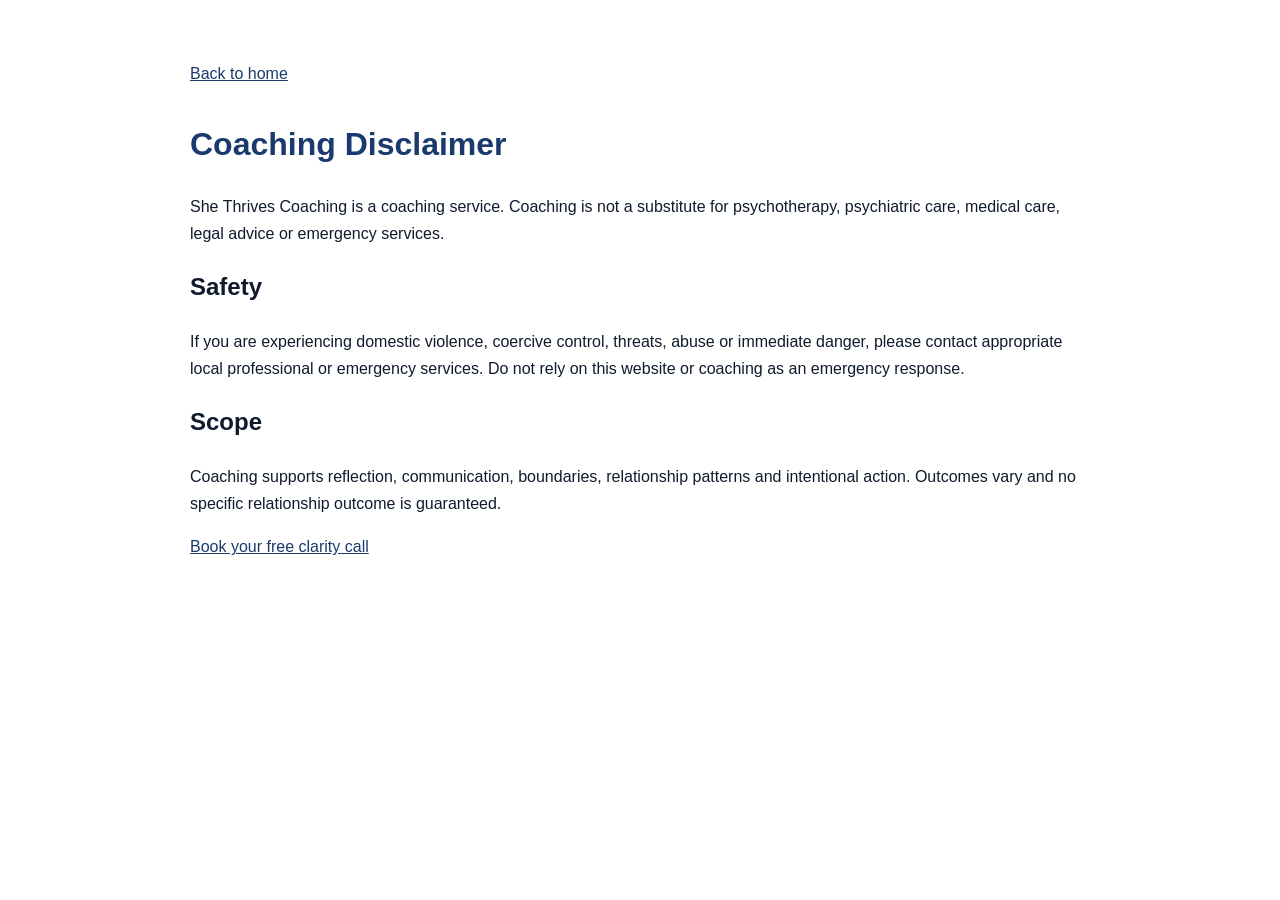
<file: disclaimer.html>
<!doctype html><html lang="en"><head><meta charset="utf-8"><meta name="viewport" content="width=device-width,initial-scale=1"><title>Coaching Disclaimer | She Thrives Coaching</title><meta name="description" content="Coaching Disclaimer for She Thrives Coaching."><meta name="robots" content="index,follow"><link rel="canonical" href="https://shethrivescoach.com/disclaimer .html"><link rel="icon" type="image/png" href="assets/favicon.png"><style>body{font-family:Arial,sans-serif;max-width:900px;margin:60px auto;padding:0 24px;color:#0F1B2D;line-height:1.7}h1{color:#1A3A6E}a{color:#1A3A6E}nav{margin-bottom:30px}</style></head><body><nav><a href="index.html">Back to home</a></nav><h1>Coaching Disclaimer</h1><p>She Thrives Coaching is a coaching service. Coaching is not a substitute for psychotherapy, psychiatric care, medical care, legal advice or emergency services.</p><h2>Safety</h2><p>If you are experiencing domestic violence, coercive control, threats, abuse or immediate danger, please contact appropriate local professional or emergency services. Do not rely on this website or coaching as an emergency response.</p><h2>Scope</h2><p>Coaching supports reflection, communication, boundaries, relationship patterns and intentional action. Outcomes vary and no specific relationship outcome is guaranteed.</p><p><a href="https://calendly.com/coachingshethrives" target="_blank" rel="noopener noreferrer">Book your free clarity call</a></p></body></html>
</file>
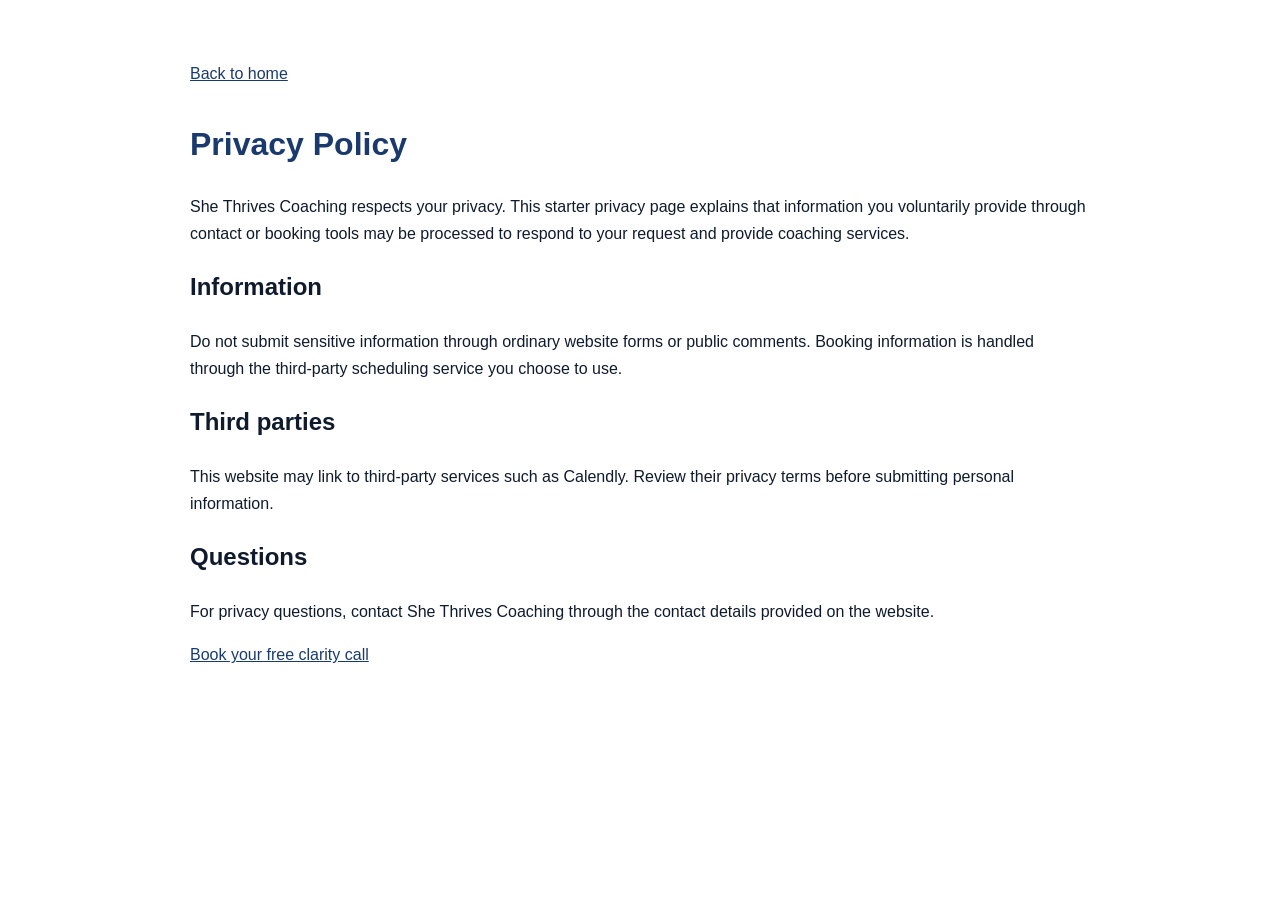
<file: privacy.html>
<!doctype html><html lang="en"><head><meta charset="utf-8"><meta name="viewport" content="width=device-width,initial-scale=1"><title>Privacy Policy | She Thrives Coaching</title><meta name="description" content="Privacy Policy for She Thrives Coaching."><meta name="robots" content="index,follow"><link rel="canonical" href="https://shethrivescoach.com/privacy .html"><link rel="icon" type="image/png" href="assets/favicon.png"><style>body{font-family:Arial,sans-serif;max-width:900px;margin:60px auto;padding:0 24px;color:#0F1B2D;line-height:1.7}h1{color:#1A3A6E}a{color:#1A3A6E}nav{margin-bottom:30px}</style></head><body><nav><a href="index.html">Back to home</a></nav><h1>Privacy Policy</h1><p>She Thrives Coaching respects your privacy. This starter privacy page explains that information you voluntarily provide through contact or booking tools may be processed to respond to your request and provide coaching services.</p><h2>Information</h2><p>Do not submit sensitive information through ordinary website forms or public comments. Booking information is handled through the third-party scheduling service you choose to use.</p><h2>Third parties</h2><p>This website may link to third-party services such as Calendly. Review their privacy terms before submitting personal information.</p><h2>Questions</h2><p>For privacy questions, contact She Thrives Coaching through the contact details provided on the website.</p><p><a href="https://calendly.com/coachingshethrives" target="_blank" rel="noopener noreferrer">Book your free clarity call</a></p></body></html>
</file>
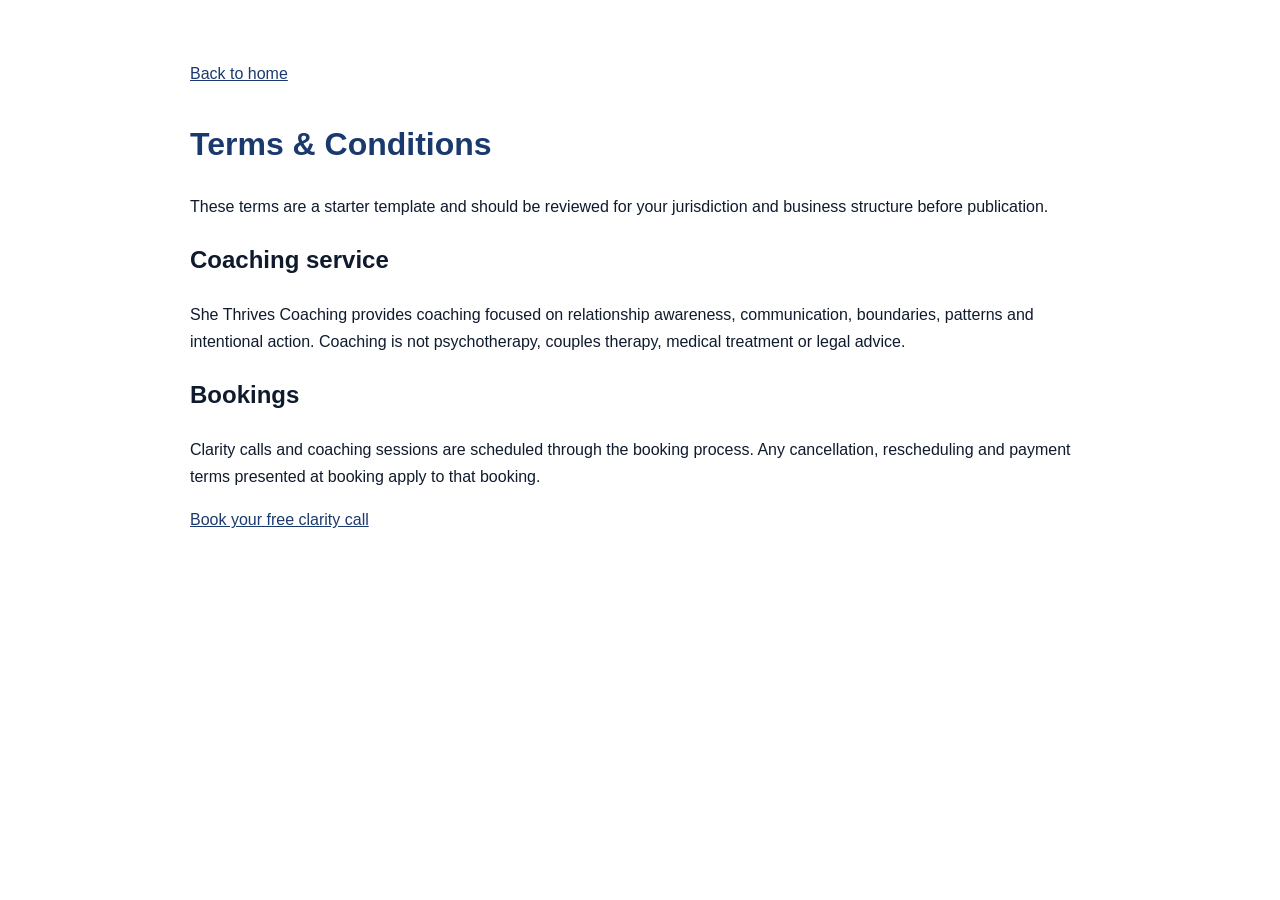
<file: terms.html>
<!doctype html><html lang="en"><head><meta charset="utf-8"><meta name="viewport" content="width=device-width,initial-scale=1"><title>Terms &amp; Conditions | She Thrives Coaching</title><meta name="description" content="Terms &amp; Conditions for She Thrives Coaching."><meta name="robots" content="index,follow"><link rel="canonical" href="https://shethrivescoach.com/terms .html"><link rel="icon" type="image/png" href="assets/favicon.png"><style>body{font-family:Arial,sans-serif;max-width:900px;margin:60px auto;padding:0 24px;color:#0F1B2D;line-height:1.7}h1{color:#1A3A6E}a{color:#1A3A6E}nav{margin-bottom:30px}</style></head><body><nav><a href="index.html">Back to home</a></nav><h1>Terms &amp; Conditions</h1><p>These terms are a starter template and should be reviewed for your jurisdiction and business structure before publication.</p><h2>Coaching service</h2><p>She Thrives Coaching provides coaching focused on relationship awareness, communication, boundaries, patterns and intentional action. Coaching is not psychotherapy, couples therapy, medical treatment or legal advice.</p><h2>Bookings</h2><p>Clarity calls and coaching sessions are scheduled through the booking process. Any cancellation, rescheduling and payment terms presented at booking apply to that booking.</p><p><a href="https://calendly.com/coachingshethrives" target="_blank" rel="noopener noreferrer">Book your free clarity call</a></p></body></html>
</file>
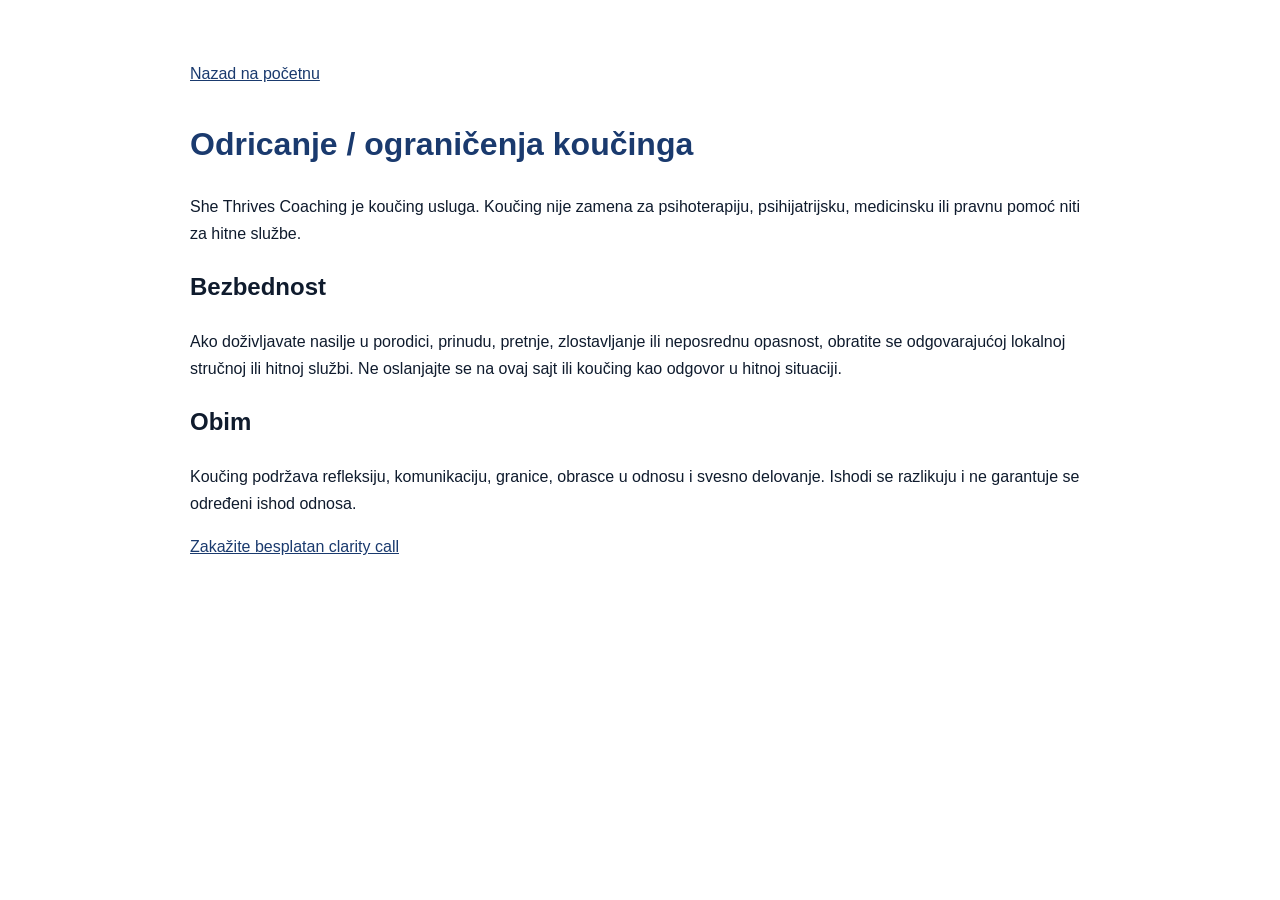
<file: sr/disclaimer.html>
<!doctype html><html lang="sr"><head><meta charset="utf-8"><meta name="viewport" content="width=device-width,initial-scale=1"><title>Odricanje / ograničenja koučinga | She Thrives Coaching</title><meta name="description" content="Odricanje / ograničenja koučinga for She Thrives Coaching."><meta name="robots" content="index,follow"><link rel="canonical" href="https://shethrivescoach.com/sr/disclaimer .html"><link rel="icon" type="image/png" href="../assets/favicon.png"><style>body{font-family:Arial,sans-serif;max-width:900px;margin:60px auto;padding:0 24px;color:#0F1B2D;line-height:1.7}h1{color:#1A3A6E}a{color:#1A3A6E}nav{margin-bottom:30px}</style></head><body><nav><a href="../index.html">Nazad na početnu</a></nav><h1>Odricanje / ograničenja koučinga</h1><p>She Thrives Coaching je koučing usluga. Koučing nije zamena za psihoterapiju, psihijatrijsku, medicinsku ili pravnu pomoć niti za hitne službe.</p><h2>Bezbednost</h2><p>Ako doživljavate nasilje u porodici, prinudu, pretnje, zlostavljanje ili neposrednu opasnost, obratite se odgovarajućoj lokalnoj stručnoj ili hitnoj službi. Ne oslanjajte se na ovaj sajt ili koučing kao odgovor u hitnoj situaciji.</p><h2>Obim</h2><p>Koučing podržava refleksiju, komunikaciju, granice, obrasce u odnosu i svesno delovanje. Ishodi se razlikuju i ne garantuje se određeni ishod odnosa.</p><p><a href="https://calendly.com/coachingshethrives" target="_blank" rel="noopener noreferrer">Zakažite besplatan clarity call</a></p></body></html>
</file>
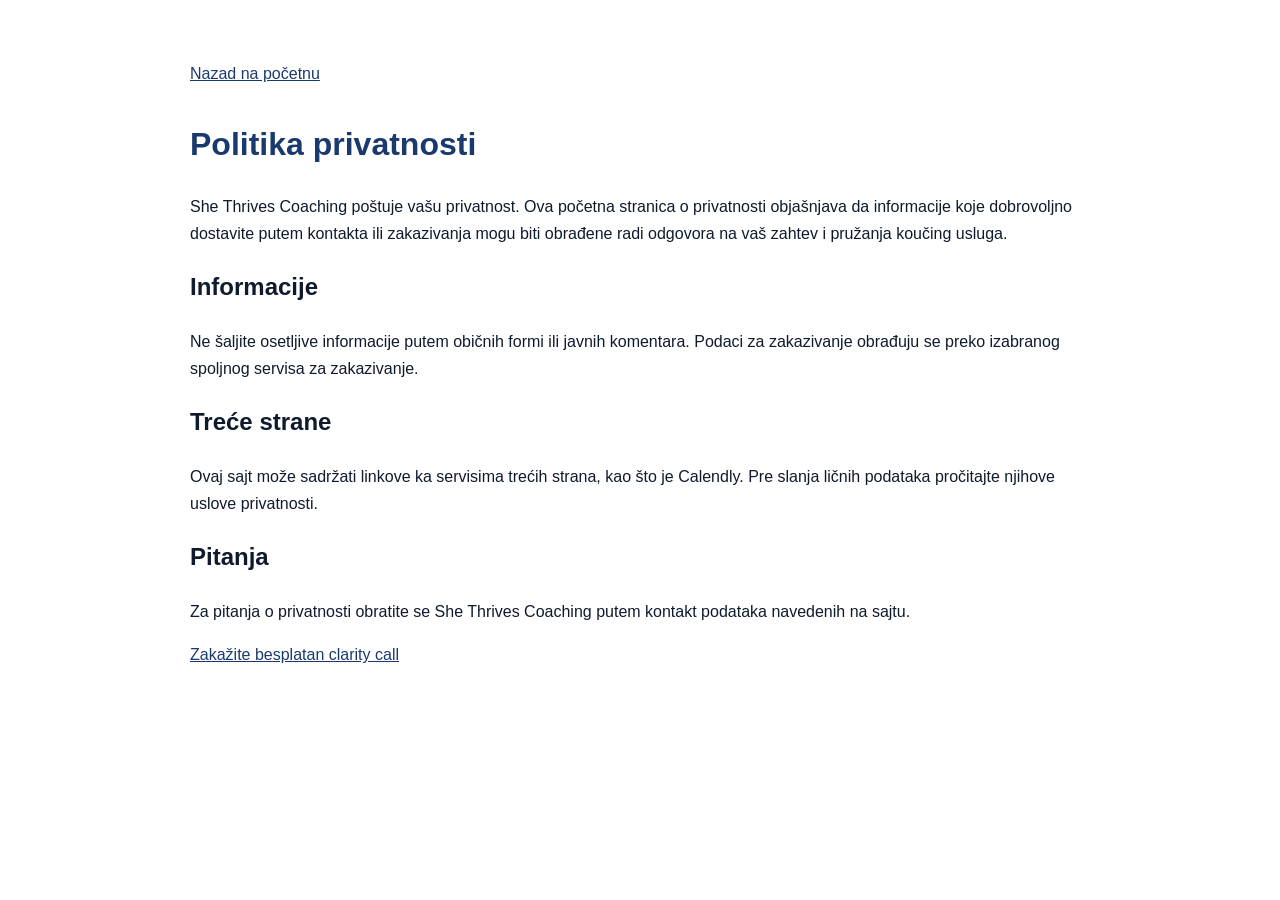
<file: sr/privacy.html>
<!doctype html><html lang="sr"><head><meta charset="utf-8"><meta name="viewport" content="width=device-width,initial-scale=1"><title>Politika privatnosti | She Thrives Coaching</title><meta name="description" content="Politika privatnosti for She Thrives Coaching."><meta name="robots" content="index,follow"><link rel="canonical" href="https://shethrivescoach.com/sr/privacy .html"><link rel="icon" type="image/png" href="../assets/favicon.png"><style>body{font-family:Arial,sans-serif;max-width:900px;margin:60px auto;padding:0 24px;color:#0F1B2D;line-height:1.7}h1{color:#1A3A6E}a{color:#1A3A6E}nav{margin-bottom:30px}</style></head><body><nav><a href="../index.html">Nazad na početnu</a></nav><h1>Politika privatnosti</h1><p>She Thrives Coaching poštuje vašu privatnost. Ova početna stranica o privatnosti objašnjava da informacije koje dobrovoljno dostavite putem kontakta ili zakazivanja mogu biti obrađene radi odgovora na vaš zahtev i pružanja koučing usluga.</p><h2>Informacije</h2><p>Ne šaljite osetljive informacije putem običnih formi ili javnih komentara. Podaci za zakazivanje obrađuju se preko izabranog spoljnog servisa za zakazivanje.</p><h2>Treće strane</h2><p>Ovaj sajt može sadržati linkove ka servisima trećih strana, kao što je Calendly. Pre slanja ličnih podataka pročitajte njihove uslove privatnosti.</p><h2>Pitanja</h2><p>Za pitanja o privatnosti obratite se She Thrives Coaching putem kontakt podataka navedenih na sajtu.</p><p><a href="https://calendly.com/coachingshethrives" target="_blank" rel="noopener noreferrer">Zakažite besplatan clarity call</a></p></body></html>
</file>
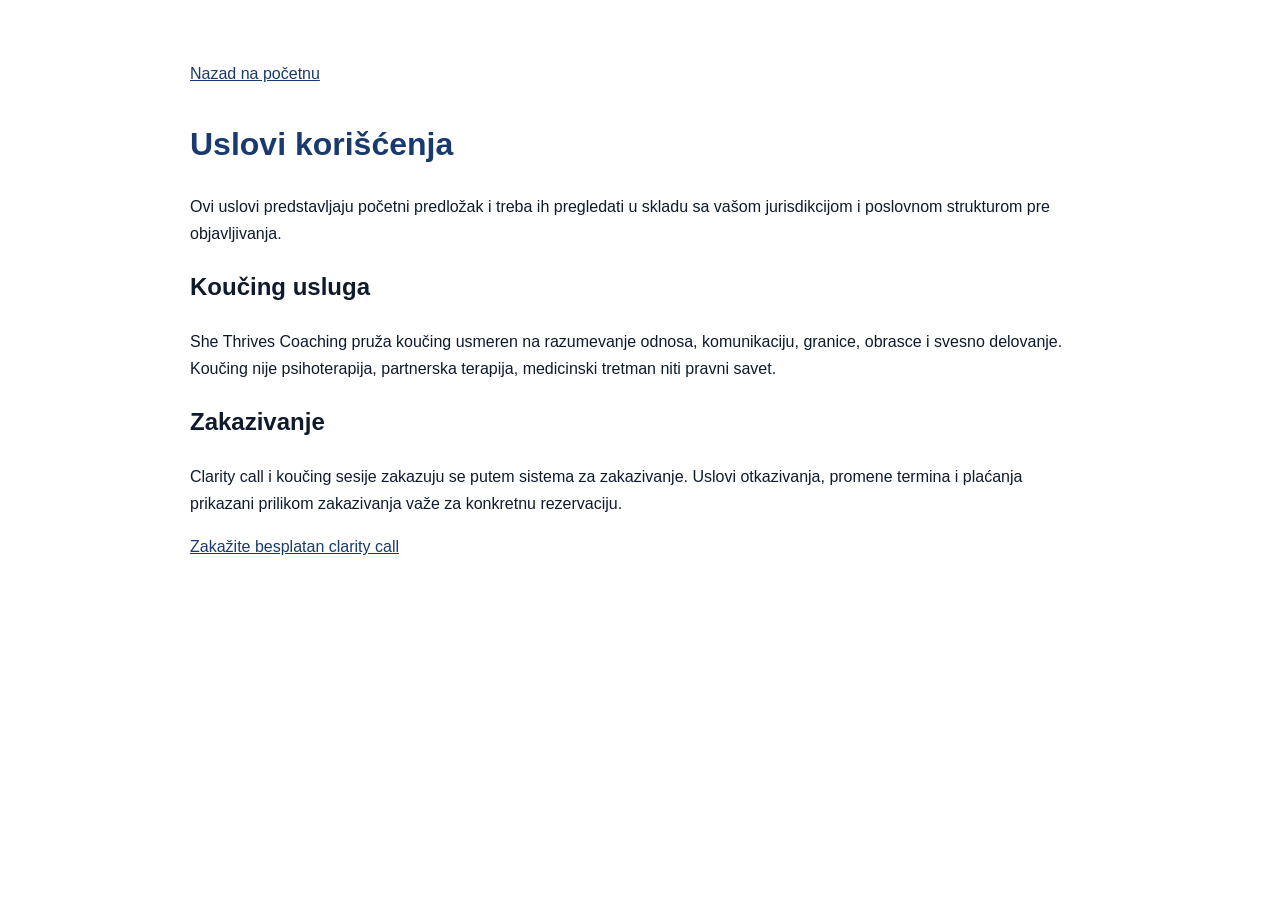
<file: sr/terms.html>
<!doctype html><html lang="sr"><head><meta charset="utf-8"><meta name="viewport" content="width=device-width,initial-scale=1"><title>Uslovi korišćenja | She Thrives Coaching</title><meta name="description" content="Uslovi korišćenja for She Thrives Coaching."><meta name="robots" content="index,follow"><link rel="canonical" href="https://shethrivescoach.com/sr/terms .html"><link rel="icon" type="image/png" href="../assets/favicon.png"><style>body{font-family:Arial,sans-serif;max-width:900px;margin:60px auto;padding:0 24px;color:#0F1B2D;line-height:1.7}h1{color:#1A3A6E}a{color:#1A3A6E}nav{margin-bottom:30px}</style></head><body><nav><a href="../index.html">Nazad na početnu</a></nav><h1>Uslovi korišćenja</h1><p>Ovi uslovi predstavljaju početni predložak i treba ih pregledati u skladu sa vašom jurisdikcijom i poslovnom strukturom pre objavljivanja.</p><h2>Koučing usluga</h2><p>She Thrives Coaching pruža koučing usmeren na razumevanje odnosa, komunikaciju, granice, obrasce i svesno delovanje. Koučing nije psihoterapija, partnerska terapija, medicinski tretman niti pravni savet.</p><h2>Zakazivanje</h2><p>Clarity call i koučing sesije zakazuju se putem sistema za zakazivanje. Uslovi otkazivanja, promene termina i plaćanja prikazani prilikom zakazivanja važe za konkretnu rezervaciju.</p><p><a href="https://calendly.com/coachingshethrives" target="_blank" rel="noopener noreferrer">Zakažite besplatan clarity call</a></p></body></html>
</file>
